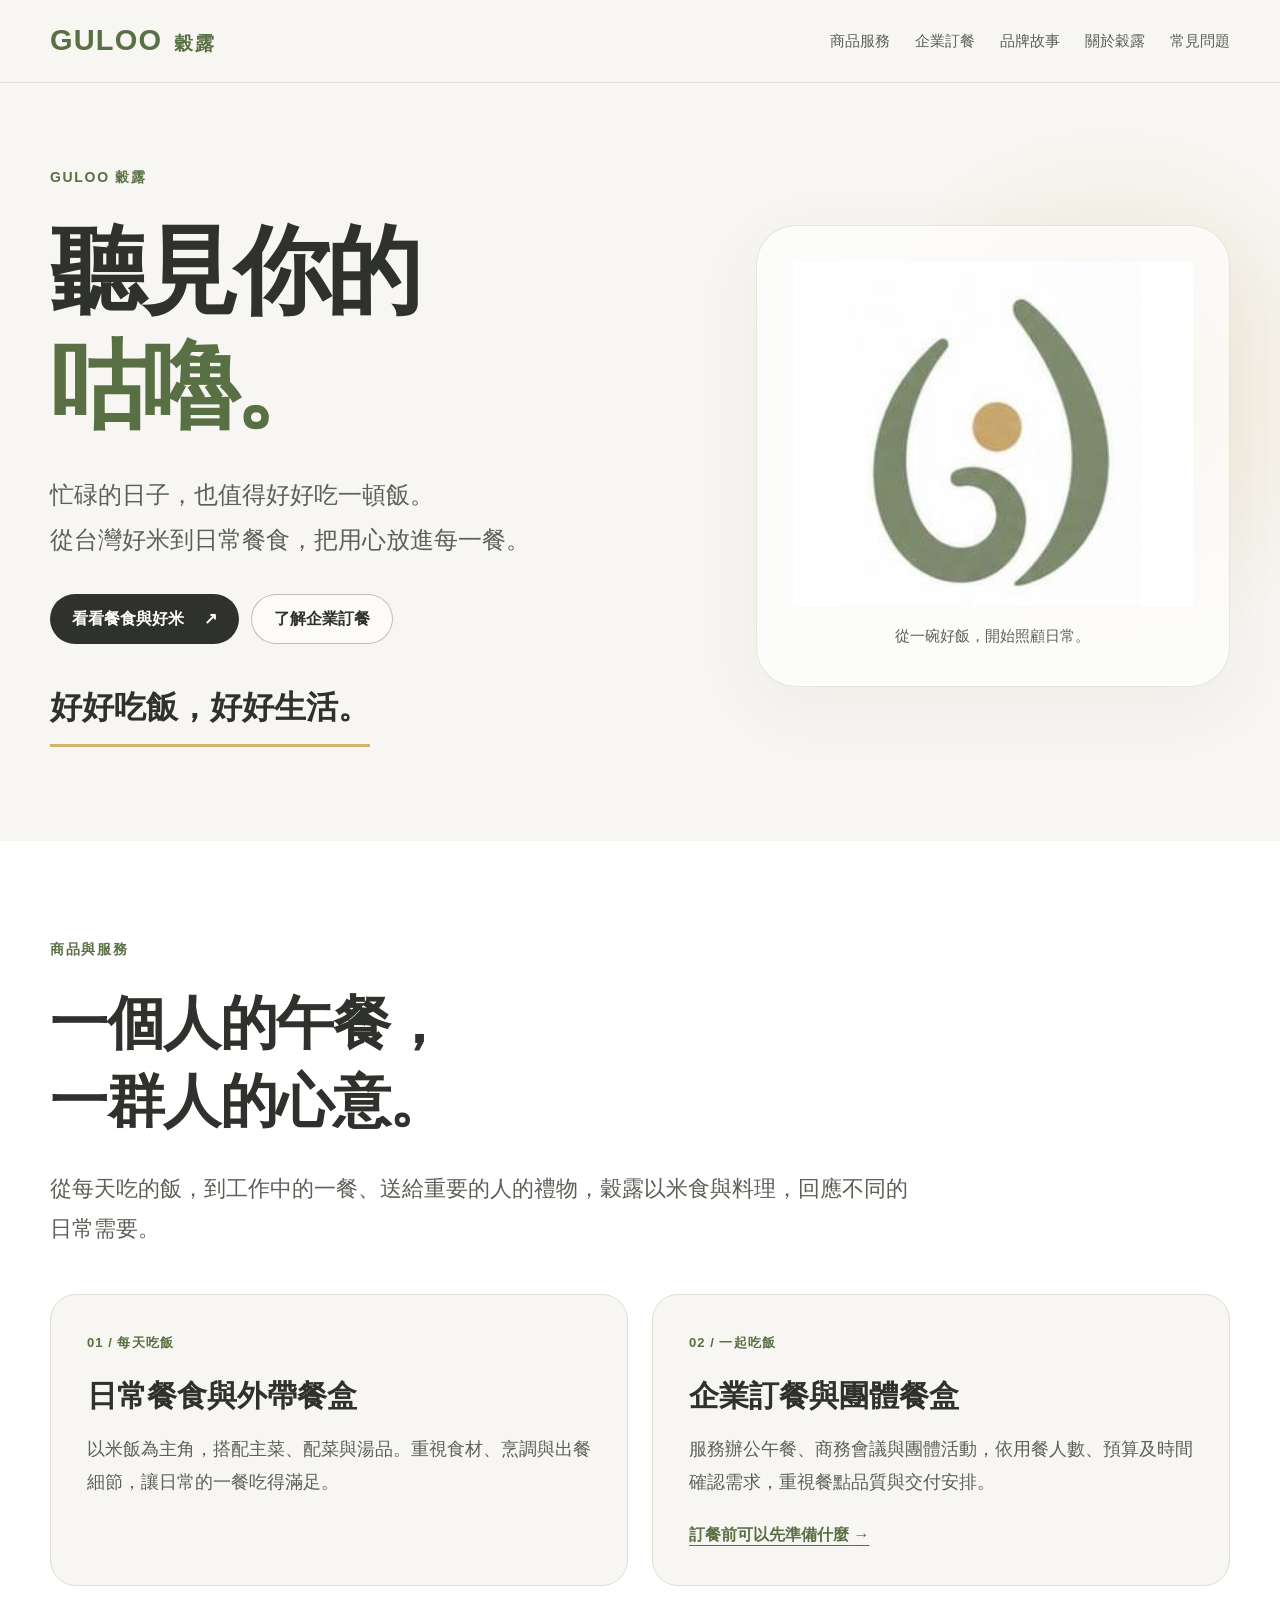
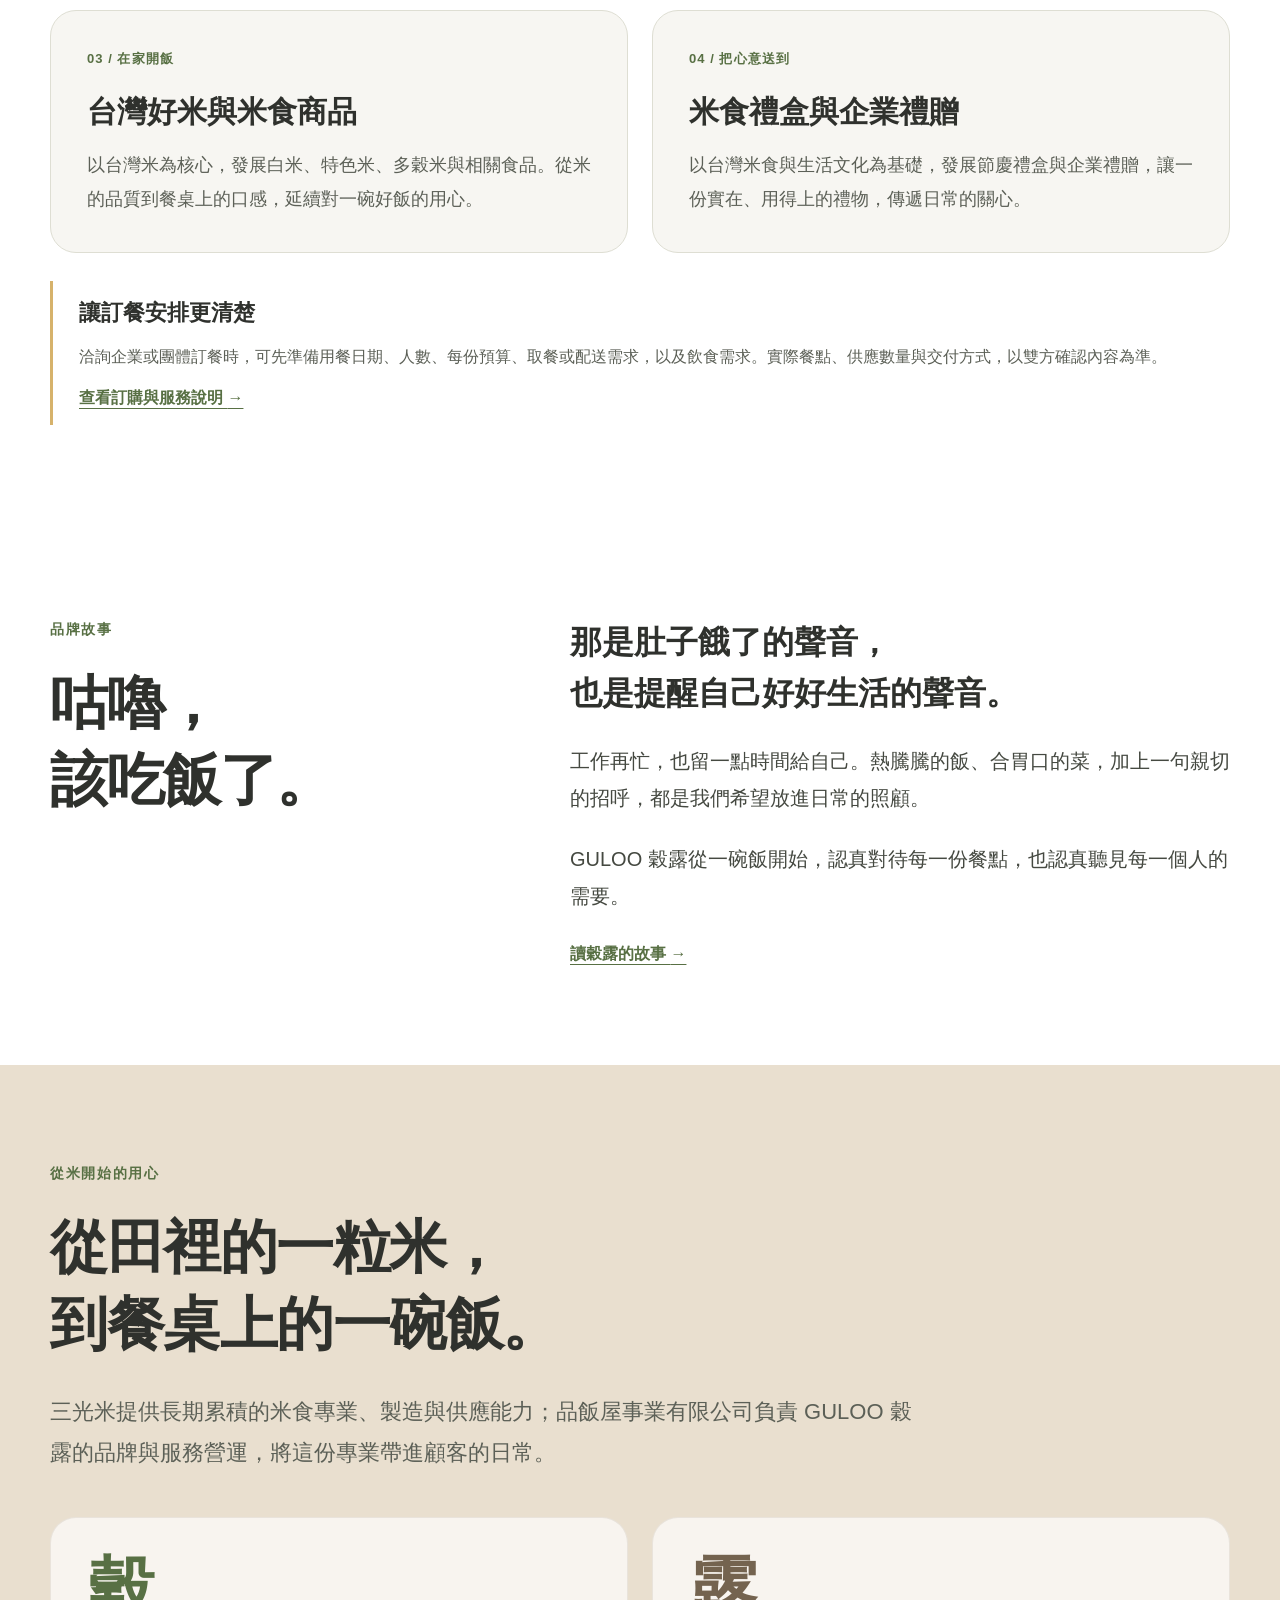
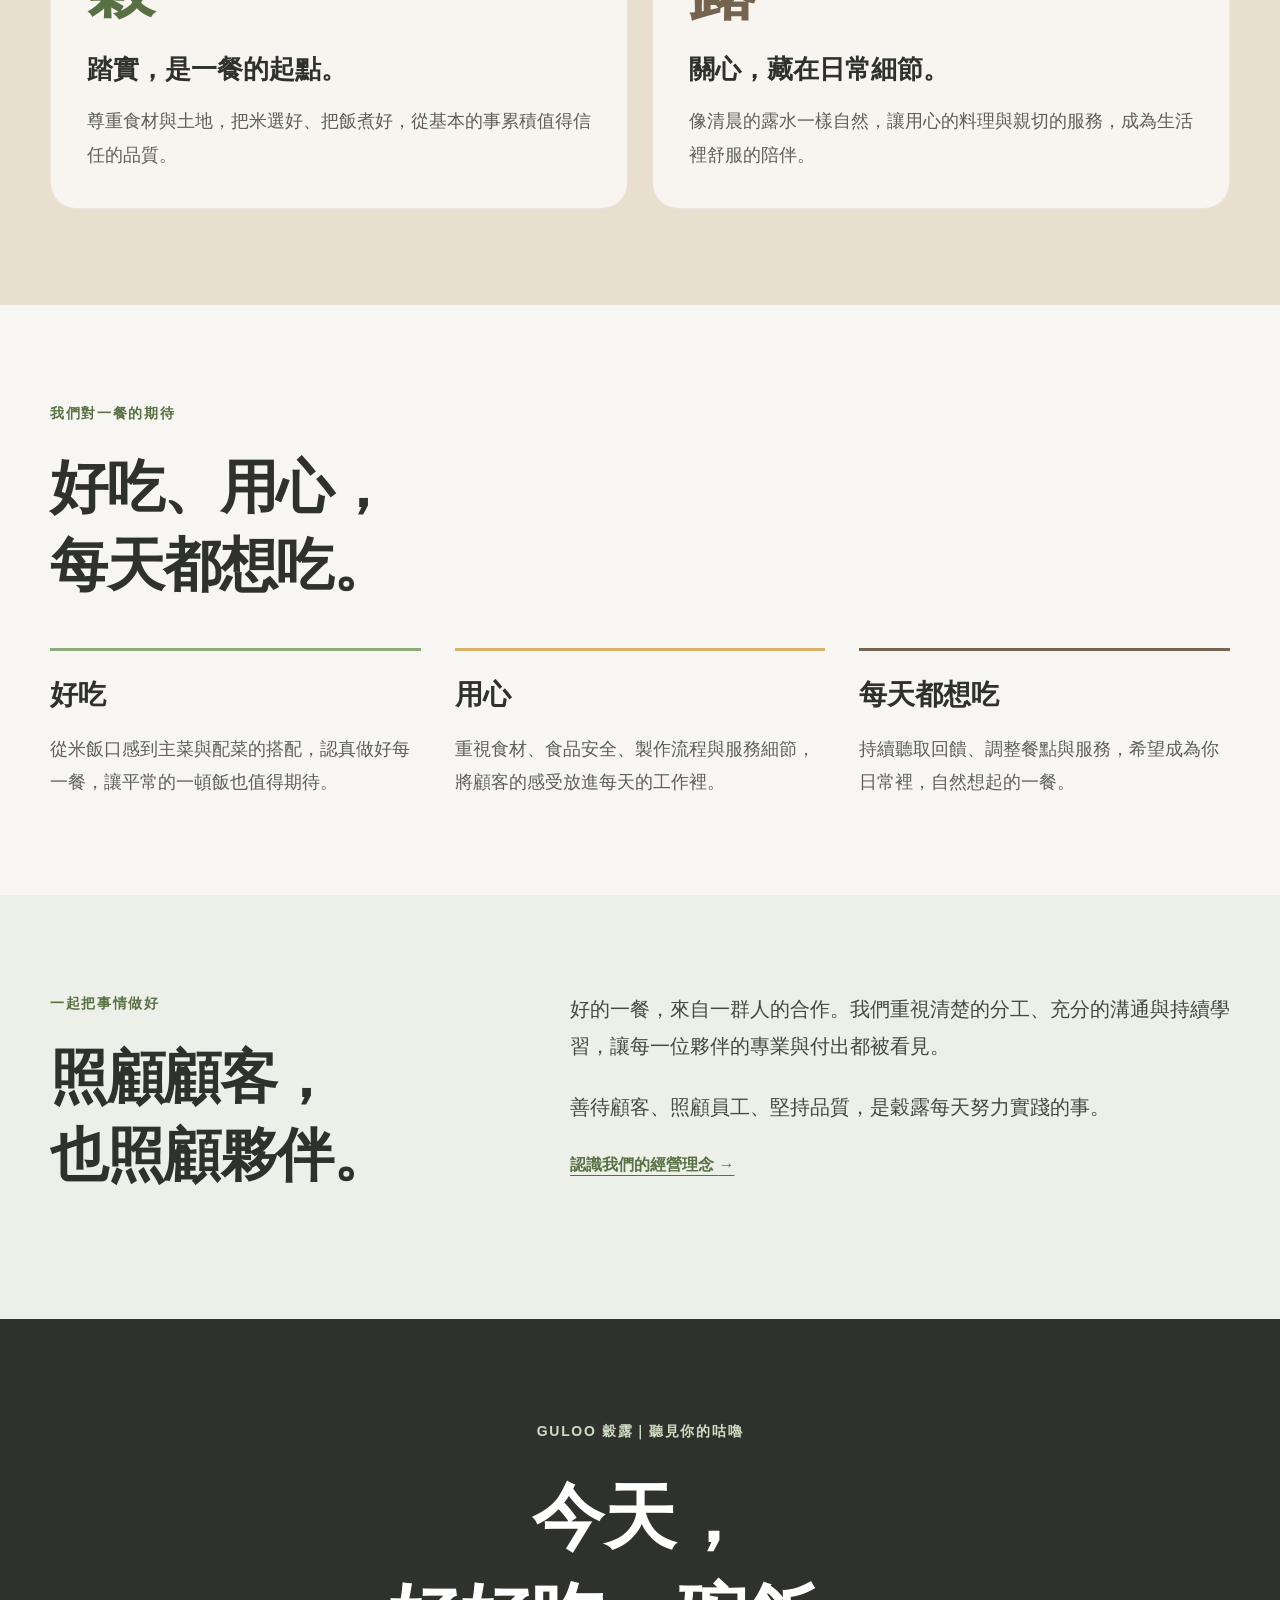
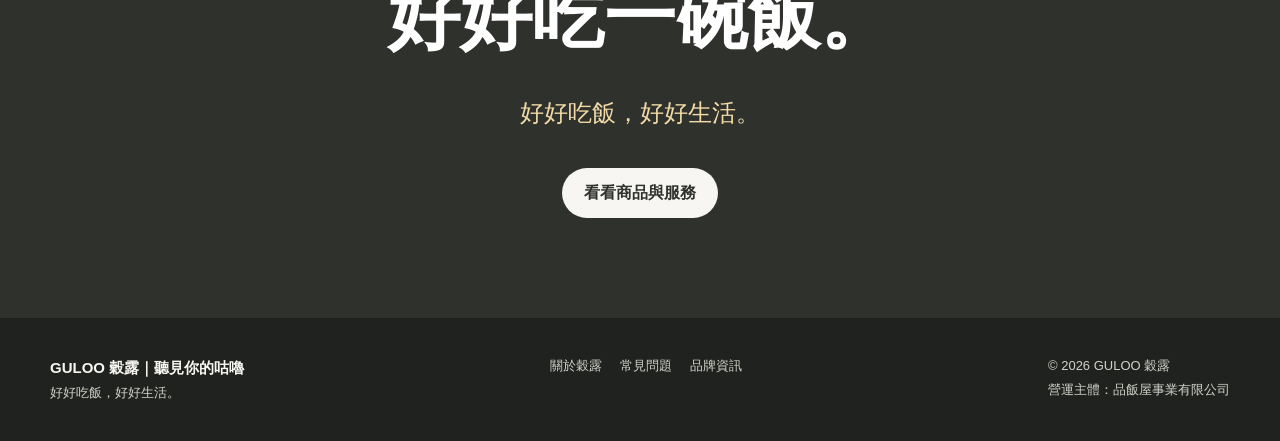
<file: index.html>
<!doctype html>
<html lang="zh-Hant-TW">
<head>
  <meta charset="utf-8">
  <meta name="viewport" content="width=device-width,initial-scale=1">
  <title>GULOO 穀露｜聽見你的咕嚕・好好吃飯，好好生活</title>
  <meta name="description" content="GULOO 穀露從一碗好飯出發，發展日常餐食、企業訂餐、台灣好米與米食禮贈。從好好吃飯開始，陪人好好生活。">
  <meta name="robots" content="index,follow">
  <link rel="canonical" href="https://guloo.com/">
  <link rel="icon" href="assets/favicon.svg?v=20260816-master" type="image/svg+xml">
  <link rel="stylesheet" href="assets/style.css?v=20261030">
  <meta property="og:type" content="website">
  <meta property="og:locale" content="zh_TW">
  <meta property="og:site_name" content="GULOO 穀露">
  <meta property="og:title" content="GULOO 穀露｜聽見你的咕嚕・好好吃飯，好好生活">
  <meta property="og:description" content="GULOO 穀露從一碗好飯出發，發展日常餐食、企業訂餐、台灣好米與米食禮贈。從好好吃飯開始，陪人好好生活。">
  <meta property="og:url" content="https://guloo.com/">
  <meta property="og:image" content="https://guloo.com/assets/guloo-logo.svg?v=20260816-master">
  <meta property="og:image:alt" content="GULOO 穀露品牌標誌">
  <script type="application/ld+json">{"@context":"https://schema.org","@graph":[{"@type":"Organization","@id":"https://guloo.com/#organization","name":"GULOO 穀露","alternateName":["GULOO","穀露"],"url":"https://guloo.com/","logo":"https://guloo.com/assets/guloo-logo.svg?v=20260816-master","slogan":"聽見你的咕嚕","description":"GULOO 穀露從一碗好飯出發，發展日常餐食、企業訂餐、台灣好米與米食禮贈。從好好吃飯開始，陪人好好生活。","parentOrganization":{"@type":"Organization","name":"品飯屋事業有限公司"}},{"@type":"WebSite","@id":"https://guloo.com/#website","url":"https://guloo.com/","name":"GULOO 穀露","inLanguage":"zh-Hant-TW","publisher":{"@id":"https://guloo.com/#organization"}},{"@type":"WebPage","@id":"https://guloo.com/#webpage","url":"https://guloo.com/","name":"GULOO 穀露｜聽見你的咕嚕・好好吃飯，好好生活","description":"GULOO 穀露從一碗好飯出發，發展日常餐食、企業訂餐、台灣好米與米食禮贈。從好好吃飯開始，陪人好好生活。","inLanguage":"zh-Hant-TW","isPartOf":{"@id":"https://guloo.com/#website"},"about":{"@id":"https://guloo.com/#organization"}}]}</script>
</head>
<body>
  <a class="skip-link" href="#main">跳至主要內容</a>
  <header class="site-header">
    <nav class="wrap nav-inner" aria-label="主要導覽">
      <a class="brand-mini" href="index.html" aria-label="GULOO 穀露首頁">GULOO <span>穀露</span></a>
      <div class="nav-links">
        <a href="index.html#journeys">商品服務</a>
        <a href="index.html#business">企業訂餐</a>
        <a href="brand-story.html">品牌故事</a>
        <a href="about.html">關於穀露</a>
        <a href="faq.html">常見問題</a>
      </div>
    </nav>
  </header>
  <main id="main">
    <section class="hero">
      <div class="wrap hero-grid">
        <div>
          <p class="eyebrow">GULOO 穀露</p>
          <h1>聽見你的<br><span class="soft">咕嚕。</span></h1>
          <p class="hero-lead">忙碌的日子，也值得好好吃一頓飯。<br>從台灣好米到日常餐食，把用心放進每一餐。</p>
          <div class="cta-row">
            <a class="cta cta-primary" href="#journeys" data-cta-id="CTA-HOME-CHOOSE-CONTEXT" data-journey="B2C">看看餐食與好米 <span aria-hidden="true">↗</span></a>
            <a class="cta cta-secondary" href="#business" data-cta-id="CTA-HOME-BUSINESS" data-journey="B2B2C">了解企業訂餐</a>
          </div>
          <p class="hero-quote">好好吃飯，好好生活。</p>
        </div>
        <div class="hero-mark">
          <img src="assets/guloo-logo.svg?v=20260816-master" alt="GULOO 穀露品牌標誌" width="719" height="617" fetchpriority="high">
          <p>從一碗好飯，開始照顧日常。</p>
        </div>
      </div>
    </section>

    <section id="journeys" class="services">
      <div class="wrap">
        <p class="eyebrow">商品與服務</p>
        <h2 class="section-title">一個人的午餐，<br>一群人的心意。</h2>
        <p class="section-lead">從每天吃的飯，到工作中的一餐、送給重要的人的禮物，穀露以米食與料理，回應不同的日常需要。</p>
        <div class="service-grid">
          <article class="service-card" id="meals">
            <span class="card-number" aria-hidden="true">01 / 每天吃飯</span>
            <h3>日常餐食與外帶餐盒</h3>
            <p>以米飯為主角，搭配主菜、配菜與湯品。重視食材、烹調與出餐細節，讓日常的一餐吃得滿足。</p>
          </article>
          <article class="service-card" id="business">
            <span class="card-number" aria-hidden="true">02 / 一起吃飯</span>
            <h3>企業訂餐與團體餐盒</h3>
            <p>服務辦公午餐、商務會議與團體活動，依用餐人數、預算及時間確認需求，重視餐點品質與交付安排。</p>
            <a class="text-link" href="#business-ready">訂餐前可以先準備什麼 <span aria-hidden="true">→</span></a>
          </article>
          <article class="service-card" id="rice">
            <span class="card-number" aria-hidden="true">03 / 在家開飯</span>
            <h3>台灣好米與米食商品</h3>
            <p>以台灣米為核心，發展白米、特色米、多穀米與相關食品。從米的品質到餐桌上的口感，延續對一碗好飯的用心。</p>
          </article>
          <article class="service-card" id="gifts">
            <span class="card-number" aria-hidden="true">04 / 把心意送到</span>
            <h3>米食禮盒與企業禮贈</h3>
            <p>以台灣米食與生活文化為基礎，發展節慶禮盒與企業禮贈，讓一份實在、用得上的禮物，傳遞日常的關心。</p>
          </article>
        </div>
        <div id="business-ready" class="service-note">
          <h3>讓訂餐安排更清楚</h3>
          <p>洽詢企業或團體訂餐時，可先準備用餐日期、人數、每份預算、取餐或配送需求，以及飲食需求。實際餐點、供應數量與交付方式，以雙方確認內容為準。</p>
          <a class="text-link" href="faq.html#ordering">查看訂購與服務說明 <span aria-hidden="true">→</span></a>
        </div>
      </div>
    </section>

    <section id="story" class="story">
      <div class="wrap story-grid">
        <div><p class="eyebrow">品牌故事</p><h2 class="section-title">咕嚕，<br>該吃飯了。</h2></div>
        <div class="story-text">
          <p class="big">那是肚子餓了的聲音，<br>也是提醒自己好好生活的聲音。</p>
          <p>工作再忙，也留一點時間給自己。熱騰騰的飯、合胃口的菜，加上一句親切的招呼，都是我們希望放進日常的照顧。</p>
          <p>GULOO 穀露從一碗飯開始，認真對待每一份餐點，也認真聽見每一個人的需要。</p>
          <a class="text-link" href="brand-story.html">讀穀露的故事 <span aria-hidden="true">→</span></a>
        </div>
      </div>
    </section>

    <section id="origin" class="origin">
      <div class="wrap">
        <p class="eyebrow">從米開始的用心</p>
        <h2 class="section-title">從田裡的一粒米，<br>到餐桌上的一碗飯。</h2>
        <p class="section-lead">三光米提供長期累積的米食專業、製造與供應能力；品飯屋事業有限公司負責 GULOO 穀露的品牌與服務營運，將這份專業帶進顧客的日常。</p>
        <div class="origin-grid">
          <article class="card"><p class="char" aria-hidden="true">穀</p><h3>踏實，是一餐的起點。</h3><p>尊重食材與土地，把米選好、把飯煮好，從基本的事累積值得信任的品質。</p></article>
          <article class="card"><p class="char" aria-hidden="true">露</p><h3>關心，藏在日常細節。</h3><p>像清晨的露水一樣自然，讓用心的料理與親切的服務，成為生活裡舒服的陪伴。</p></article>
        </div>
      </div>
    </section>

    <section id="promise">
      <div class="wrap">
        <p class="eyebrow">我們對一餐的期待</p>
        <h2 class="section-title">好吃、用心，<br>每天都想吃。</h2>
        <div class="promise-grid">
          <article class="promise"><h3>好吃</h3><p>從米飯口感到主菜與配菜的搭配，認真做好每一餐，讓平常的一頓飯也值得期待。</p></article>
          <article class="promise"><h3>用心</h3><p>重視食材、食品安全、製作流程與服務細節，將顧客的感受放進每天的工作裡。</p></article>
          <article class="promise"><h3>每天都想吃</h3><p>持續聽取回饋、調整餐點與服務，希望成為你日常裡，自然想起的一餐。</p></article>
        </div>
      </div>
    </section>

    <section id="technology" class="team">
      <div class="wrap story-grid">
        <div><p class="eyebrow">一起把事情做好</p><h2 class="section-title">照顧顧客，<br>也照顧夥伴。</h2></div>
        <div class="story-text"><p>好的一餐，來自一群人的合作。我們重視清楚的分工、充分的溝通與持續學習，讓每一位夥伴的專業與付出都被看見。</p><p>善待顧客、照顧員工、堅持品質，是穀露每天努力實踐的事。</p><a class="text-link" href="about.html">認識我們的經營理念 <span aria-hidden="true">→</span></a></div>
      </div>
    </section>

    <section id="embrace" class="final">
      <div class="wrap"><p class="eyebrow">GULOO 穀露｜聽見你的咕嚕</p><h2>今天，<br>好好吃一碗飯。</h2><p class="tagline">好好吃飯，好好生活。</p><a class="cta cta-light" href="#journeys">看看商品與服務</a></div>
    </section>
  </main>
  <footer>
    <div class="wrap footer-inner">
      <div><strong>GULOO 穀露｜聽見你的咕嚕</strong><br>好好吃飯，好好生活。</div>
      <div class="footer-links"><a href="about.html">關於穀露</a><a href="faq.html">常見問題</a><a href="digital-identity.html">品牌資訊</a></div>
      <div>© 2026 GULOO 穀露<br>營運主體：品飯屋事業有限公司</div>
    </div>
  </footer>
  <script src="assets/main.js?v=20261030" defer></script>
</body>
</html>
</file>
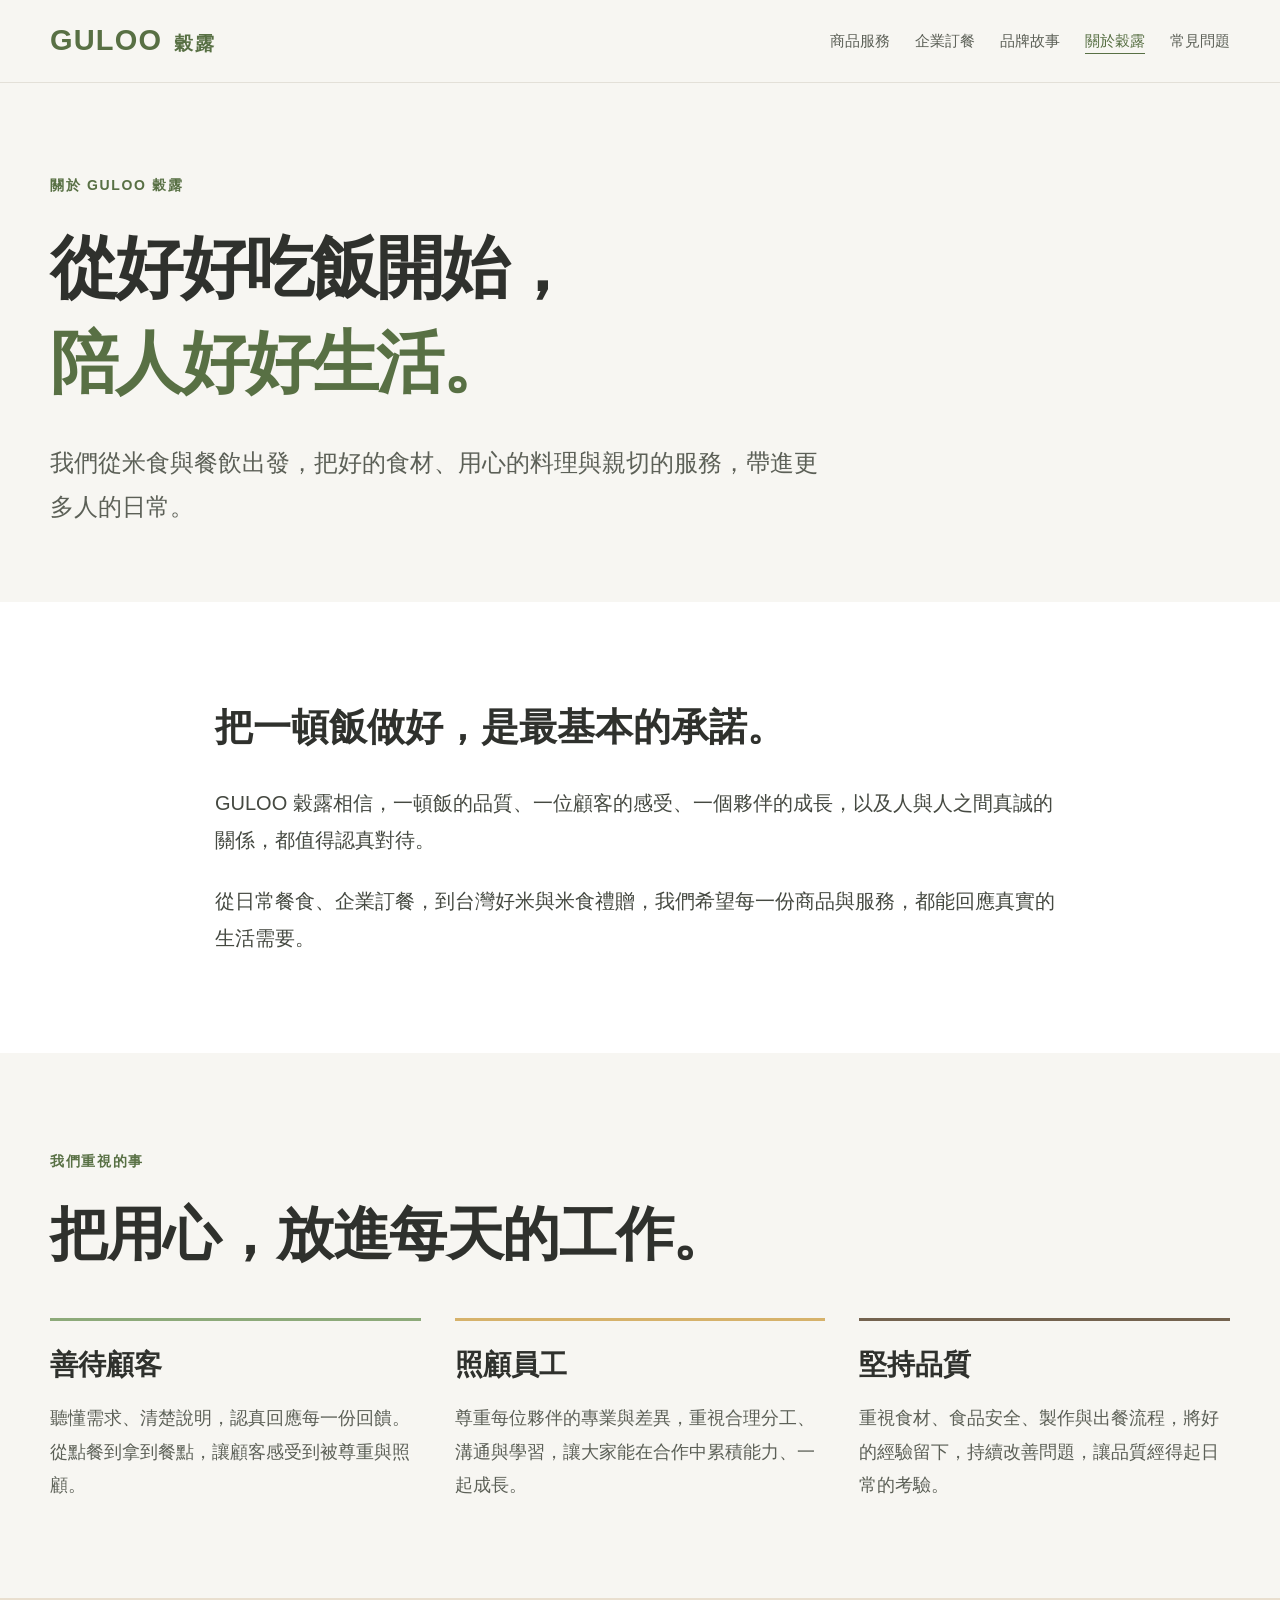
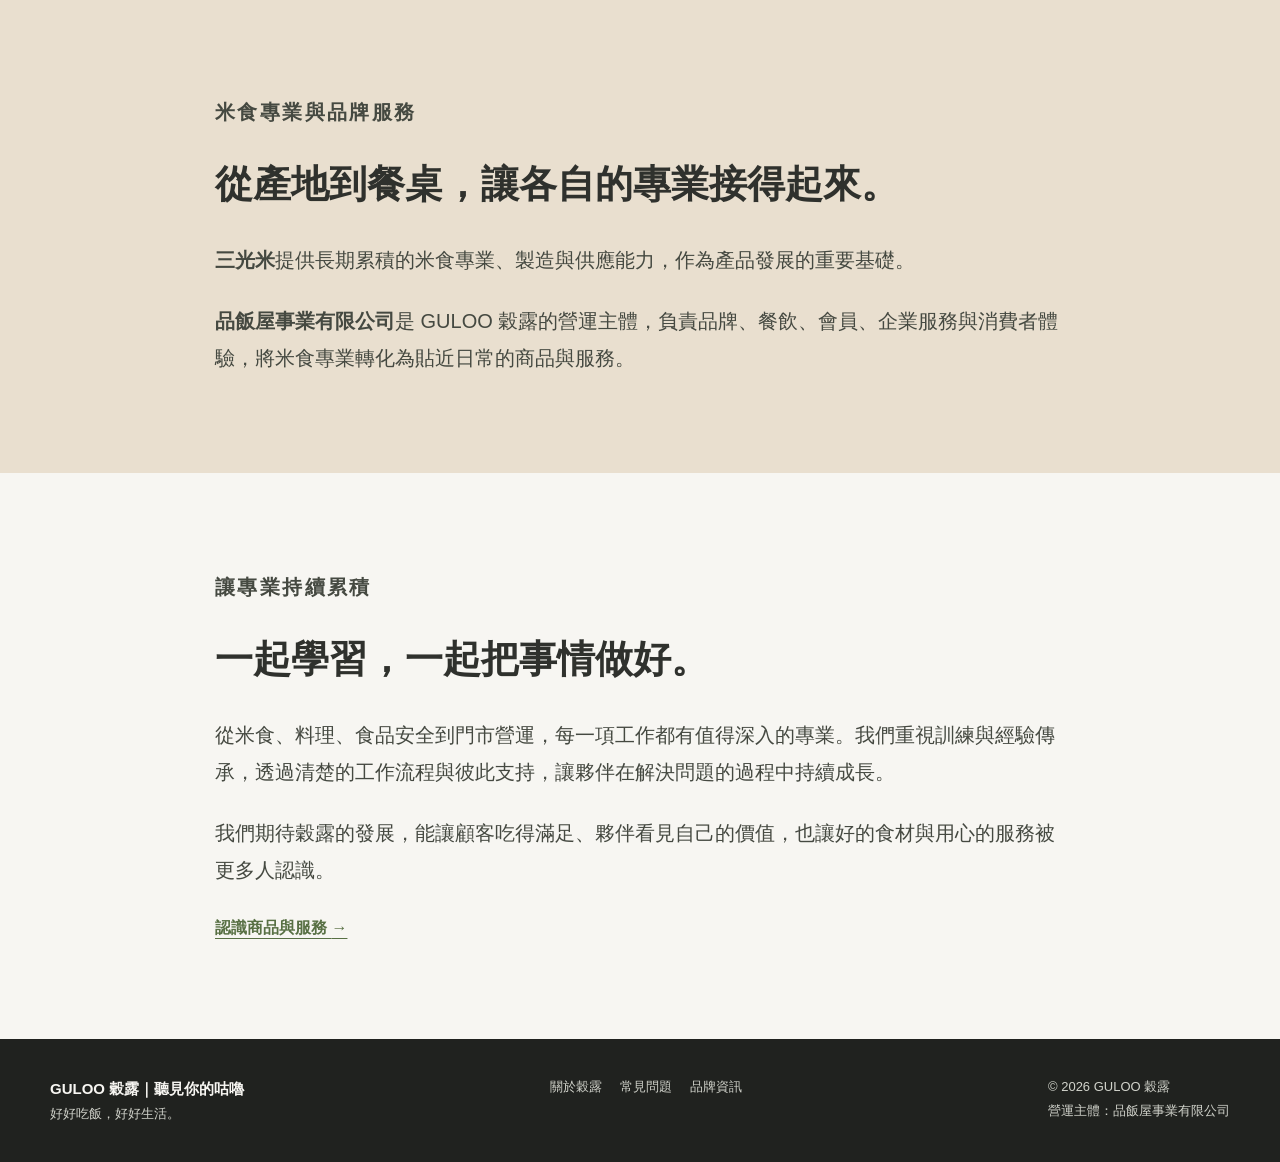
<file: about.html>
<!doctype html>
<html lang="zh-Hant-TW">
<head>
  <meta charset="utf-8">
  <meta name="viewport" content="width=device-width,initial-scale=1">
  <title>關於 GULOO 穀露｜善待顧客、照顧員工、堅持品質</title>
  <meta name="description" content="認識 GULOO 穀露的經營理念、米食專業與營運團隊。從一碗好飯出發，善待顧客、照顧員工、堅持品質。">
  <meta name="robots" content="index,follow">
  <link rel="canonical" href="https://guloo.com/about.html">
  <link rel="icon" href="assets/favicon.svg?v=20260816-master" type="image/svg+xml">
  <link rel="stylesheet" href="assets/style.css?v=20261030">
  <meta property="og:type" content="website">
  <meta property="og:locale" content="zh_TW">
  <meta property="og:site_name" content="GULOO 穀露">
  <meta property="og:title" content="關於 GULOO 穀露｜善待顧客、照顧員工、堅持品質">
  <meta property="og:description" content="認識 GULOO 穀露的經營理念、米食專業與營運團隊。從一碗好飯出發，善待顧客、照顧員工、堅持品質。">
  <meta property="og:url" content="https://guloo.com/about.html">
  <meta property="og:image" content="https://guloo.com/assets/guloo-logo.svg?v=20260816-master">
  <meta property="og:image:alt" content="GULOO 穀露品牌標誌">
  <script type="application/ld+json">{"@context":"https://schema.org","@graph":[{"@type":"Organization","@id":"https://guloo.com/#organization","name":"GULOO 穀露","alternateName":["GULOO","穀露"],"url":"https://guloo.com/","logo":"https://guloo.com/assets/guloo-logo.svg?v=20260816-master","slogan":"聽見你的咕嚕","description":"GULOO 穀露從一碗好飯出發，發展日常餐食、企業訂餐、台灣好米與米食禮贈。從好好吃飯開始，陪人好好生活。","parentOrganization":{"@type":"Organization","name":"品飯屋事業有限公司"}},{"@type":"WebSite","@id":"https://guloo.com/#website","url":"https://guloo.com/","name":"GULOO 穀露","inLanguage":"zh-Hant-TW","publisher":{"@id":"https://guloo.com/#organization"}},{"@type":"AboutPage","@id":"https://guloo.com/about.html#webpage","url":"https://guloo.com/about.html","name":"關於 GULOO 穀露｜善待顧客、照顧員工、堅持品質","description":"認識 GULOO 穀露的經營理念、米食專業與營運團隊。從一碗好飯出發，善待顧客、照顧員工、堅持品質。","inLanguage":"zh-Hant-TW","isPartOf":{"@id":"https://guloo.com/#website"},"about":{"@id":"https://guloo.com/#organization"}}]}</script>
</head>
<body>
  <a class="skip-link" href="#main">跳至主要內容</a>
  <header class="site-header">
    <nav class="wrap nav-inner" aria-label="主要導覽">
      <a class="brand-mini" href="index.html" aria-label="GULOO 穀露首頁">GULOO <span>穀露</span></a>
      <div class="nav-links">
        <a href="index.html#journeys">商品服務</a>
        <a href="index.html#business">企業訂餐</a>
        <a href="brand-story.html">品牌故事</a>
        <a href="about.html" aria-current="page">關於穀露</a>
        <a href="faq.html">常見問題</a>
      </div>
    </nav>
  </header>
  <main id="main">
    <section class="page-hero"><div class="wrap"><p class="eyebrow">關於 GULOO 穀露</p><h1>從好好吃飯開始，<br><span class="soft">陪人好好生活。</span></h1><p class="hero-lead">我們從米食與餐飲出發，把好的食材、用心的料理與親切的服務，帶進更多人的日常。</p></div></section>
    <section class="story"><div class="wrap reading"><h2>把一頓飯做好，是最基本的承諾。</h2><p>GULOO 穀露相信，一頓飯的品質、一位顧客的感受、一個夥伴的成長，以及人與人之間真誠的關係，都值得認真對待。</p><p>從日常餐食、企業訂餐，到台灣好米與米食禮贈，我們希望每一份商品與服務，都能回應真實的生活需要。</p></div></section>
    <section><div class="wrap"><p class="eyebrow">我們重視的事</p><h2 class="section-title">把用心，放進每天的工作。</h2><div class="promise-grid">
      <article class="promise"><h3>善待顧客</h3><p>聽懂需求、清楚說明，認真回應每一份回饋。從點餐到拿到餐點，讓顧客感受到被尊重與照顧。</p></article>
      <article class="promise"><h3>照顧員工</h3><p>尊重每位夥伴的專業與差異，重視合理分工、溝通與學習，讓大家能在合作中累積能力、一起成長。</p></article>
      <article class="promise"><h3>堅持品質</h3><p>重視食材、食品安全、製作與出餐流程，將好的經驗留下，持續改善問題，讓品質經得起日常的考驗。</p></article>
    </div></div></section>
    <section class="origin"><div class="wrap reading"><p class="eyebrow">米食專業與品牌服務</p><h2>從產地到餐桌，讓各自的專業接得起來。</h2><p><strong>三光米</strong>提供長期累積的米食專業、製造與供應能力，作為產品發展的重要基礎。</p><p><strong>品飯屋事業有限公司</strong>是 GULOO 穀露的營運主體，負責品牌、餐飲、會員、企業服務與消費者體驗，將米食專業轉化為貼近日常的商品與服務。</p></div></section>
    <section><div class="wrap reading"><p class="eyebrow">讓專業持續累積</p><h2>一起學習，一起把事情做好。</h2><p>從米食、料理、食品安全到門市營運，每一項工作都有值得深入的專業。我們重視訓練與經驗傳承，透過清楚的工作流程與彼此支持，讓夥伴在解決問題的過程中持續成長。</p><p>我們期待穀露的發展，能讓顧客吃得滿足、夥伴看見自己的價值，也讓好的食材與用心的服務被更多人認識。</p><a class="text-link" href="index.html#journeys">認識商品與服務 <span aria-hidden="true">→</span></a></div></section>
  </main>
  <footer>
    <div class="wrap footer-inner">
      <div><strong>GULOO 穀露｜聽見你的咕嚕</strong><br>好好吃飯，好好生活。</div>
      <div class="footer-links"><a href="about.html">關於穀露</a><a href="faq.html">常見問題</a><a href="digital-identity.html">品牌資訊</a></div>
      <div>© 2026 GULOO 穀露<br>營運主體：品飯屋事業有限公司</div>
    </div>
  </footer>
  <script src="assets/main.js?v=20261030" defer></script>
</body>
</html>
</file>
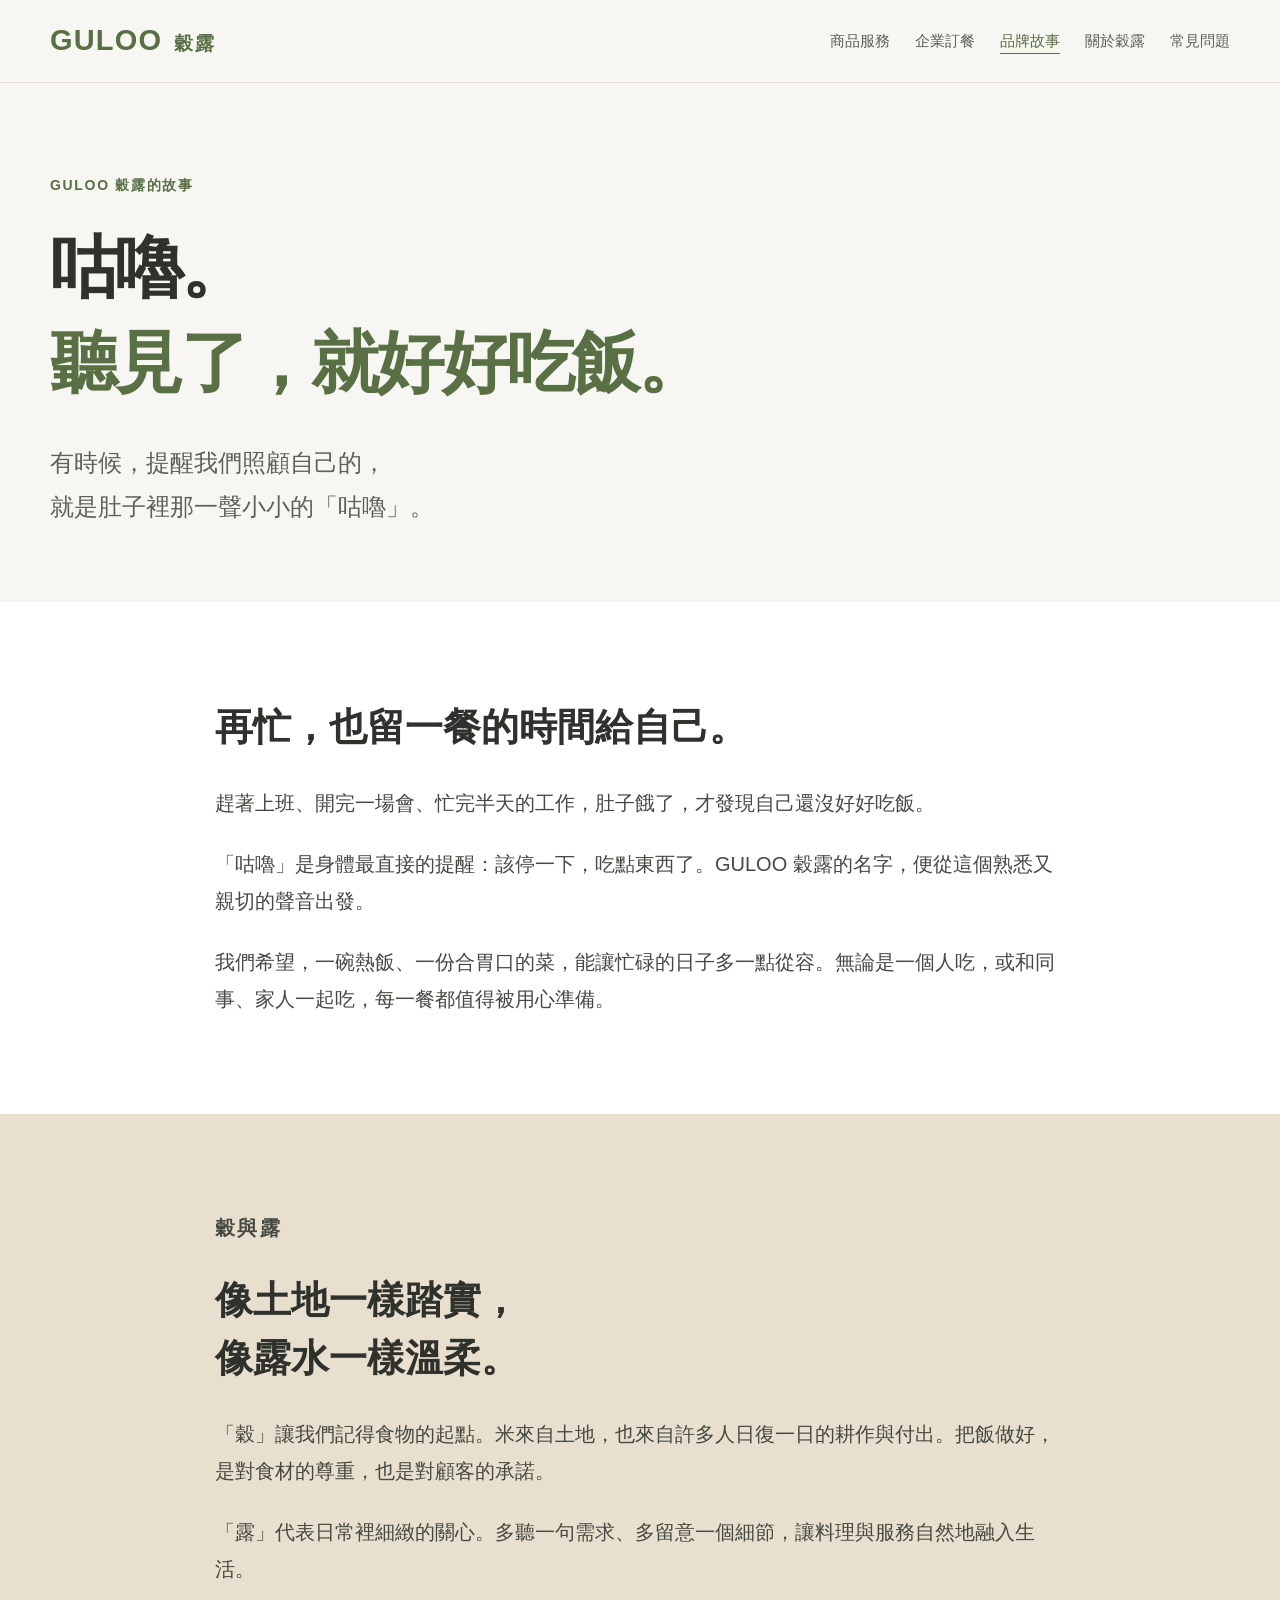
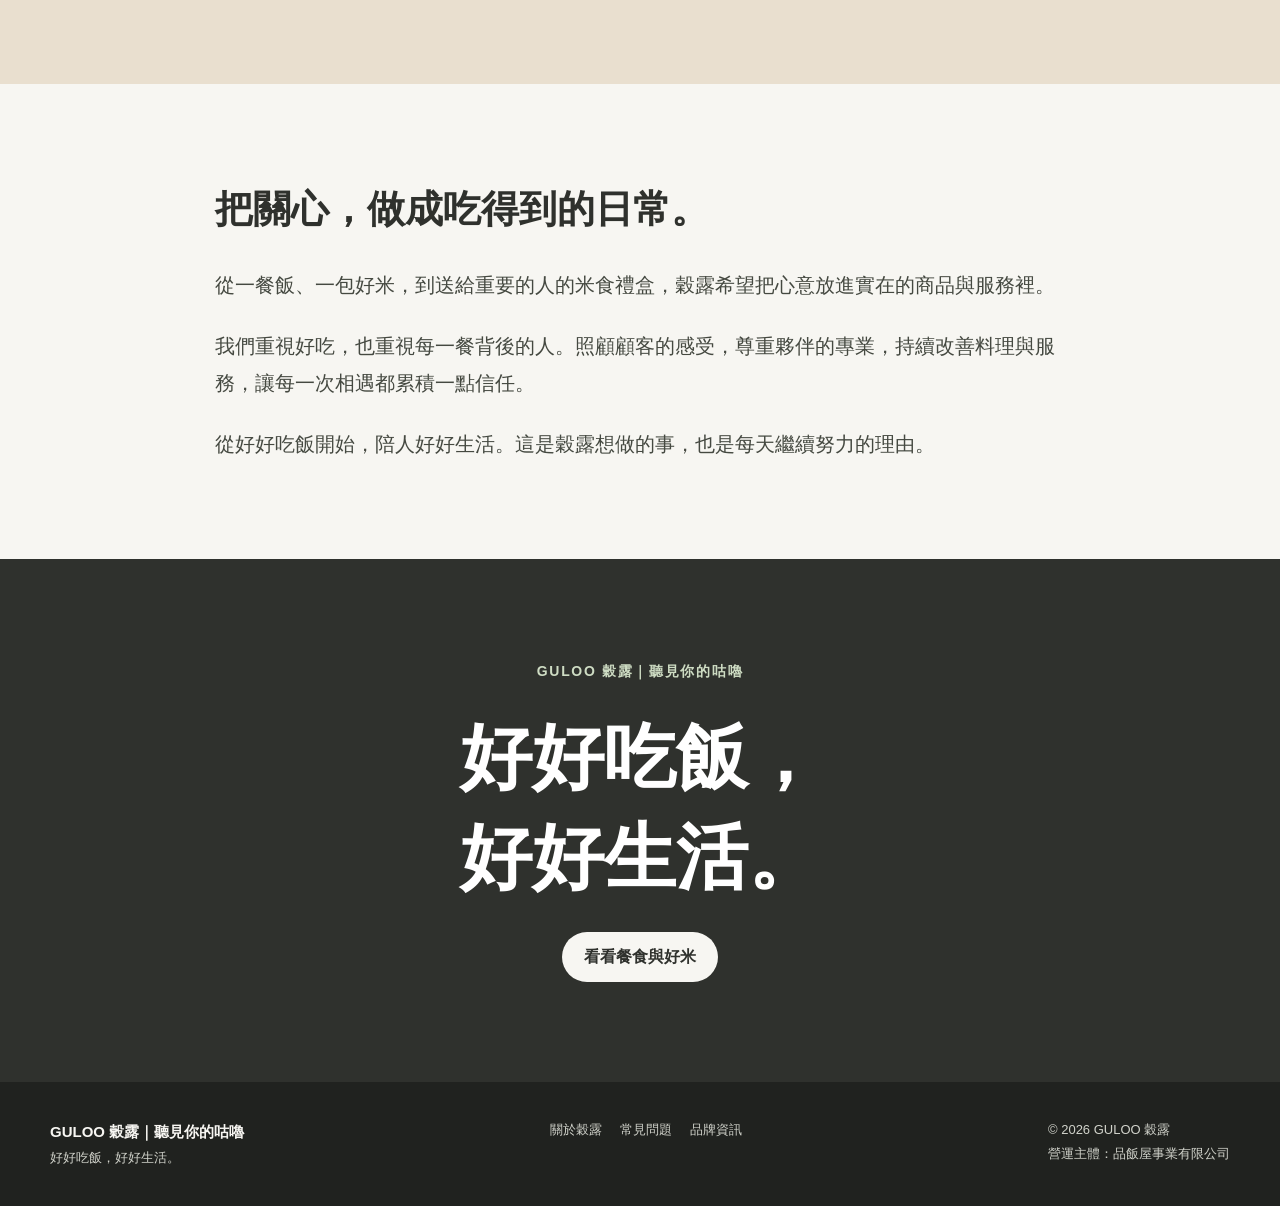
<file: brand-story.html>
<!doctype html>
<html lang="zh-Hant-TW">
<head>
  <meta charset="utf-8">
  <meta name="viewport" content="width=device-width,initial-scale=1">
  <title>GULOO 穀露品牌故事｜從一聲咕嚕、一碗好飯開始</title>
  <meta name="description" content="從肚子餓了的一聲咕嚕，到一碗用心準備的飯。認識 GULOO 穀露的名字與故事，從好好吃飯開始，陪人好好生活。">
  <meta name="robots" content="index,follow">
  <link rel="canonical" href="https://guloo.com/brand-story.html">
  <link rel="icon" href="assets/favicon.svg?v=20260816-master" type="image/svg+xml">
  <link rel="stylesheet" href="assets/style.css?v=20261030">
  <meta property="og:type" content="website">
  <meta property="og:locale" content="zh_TW">
  <meta property="og:site_name" content="GULOO 穀露">
  <meta property="og:title" content="GULOO 穀露品牌故事｜從一聲咕嚕、一碗好飯開始">
  <meta property="og:description" content="從肚子餓了的一聲咕嚕，到一碗用心準備的飯。認識 GULOO 穀露的名字與故事，從好好吃飯開始，陪人好好生活。">
  <meta property="og:url" content="https://guloo.com/brand-story.html">
  <meta property="og:image" content="https://guloo.com/assets/guloo-logo.svg?v=20260816-master">
  <meta property="og:image:alt" content="GULOO 穀露品牌標誌">
  <script type="application/ld+json">{"@context":"https://schema.org","@graph":[{"@type":"Organization","@id":"https://guloo.com/#organization","name":"GULOO 穀露","alternateName":["GULOO","穀露"],"url":"https://guloo.com/","logo":"https://guloo.com/assets/guloo-logo.svg?v=20260816-master","slogan":"聽見你的咕嚕","description":"GULOO 穀露從一碗好飯出發，發展日常餐食、企業訂餐、台灣好米與米食禮贈。從好好吃飯開始，陪人好好生活。","parentOrganization":{"@type":"Organization","name":"品飯屋事業有限公司"}},{"@type":"WebSite","@id":"https://guloo.com/#website","url":"https://guloo.com/","name":"GULOO 穀露","inLanguage":"zh-Hant-TW","publisher":{"@id":"https://guloo.com/#organization"}},{"@type":"AboutPage","@id":"https://guloo.com/brand-story.html#webpage","url":"https://guloo.com/brand-story.html","name":"GULOO 穀露品牌故事｜從一聲咕嚕、一碗好飯開始","description":"從肚子餓了的一聲咕嚕，到一碗用心準備的飯。認識 GULOO 穀露的名字與故事，從好好吃飯開始，陪人好好生活。","inLanguage":"zh-Hant-TW","isPartOf":{"@id":"https://guloo.com/#website"},"about":{"@id":"https://guloo.com/#organization"}}]}</script>
</head>
<body>
  <a class="skip-link" href="#main">跳至主要內容</a>
  <header class="site-header">
    <nav class="wrap nav-inner" aria-label="主要導覽">
      <a class="brand-mini" href="index.html" aria-label="GULOO 穀露首頁">GULOO <span>穀露</span></a>
      <div class="nav-links">
        <a href="index.html#journeys">商品服務</a>
        <a href="index.html#business">企業訂餐</a>
        <a href="brand-story.html" aria-current="page">品牌故事</a>
        <a href="about.html">關於穀露</a>
        <a href="faq.html">常見問題</a>
      </div>
    </nav>
  </header>
  <main id="main">
    <section class="page-hero"><div class="wrap"><p class="eyebrow">GULOO 穀露的故事</p><h1>咕嚕。<br><span class="soft">聽見了，就好好吃飯。</span></h1><p class="hero-lead">有時候，提醒我們照顧自己的，<br>就是肚子裡那一聲小小的「咕嚕」。</p></div></section>
    <section class="story"><div class="wrap reading"><h2>再忙，也留一餐的時間給自己。</h2><p>趕著上班、開完一場會、忙完半天的工作，肚子餓了，才發現自己還沒好好吃飯。</p><p>「咕嚕」是身體最直接的提醒：該停一下，吃點東西了。GULOO 穀露的名字，便從這個熟悉又親切的聲音出發。</p><p>我們希望，一碗熱飯、一份合胃口的菜，能讓忙碌的日子多一點從容。無論是一個人吃，或和同事、家人一起吃，每一餐都值得被用心準備。</p></div></section>
    <section class="origin"><div class="wrap reading"><p class="eyebrow">穀與露</p><h2>像土地一樣踏實，<br>像露水一樣溫柔。</h2><p>「穀」讓我們記得食物的起點。米來自土地，也來自許多人日復一日的耕作與付出。把飯做好，是對食材的尊重，也是對顧客的承諾。</p><p>「露」代表日常裡細緻的關心。多聽一句需求、多留意一個細節，讓料理與服務自然地融入生活。</p></div></section>
    <section><div class="wrap reading"><h2>把關心，做成吃得到的日常。</h2><p>從一餐飯、一包好米，到送給重要的人的米食禮盒，穀露希望把心意放進實在的商品與服務裡。</p><p>我們重視好吃，也重視每一餐背後的人。照顧顧客的感受，尊重夥伴的專業，持續改善料理與服務，讓每一次相遇都累積一點信任。</p><p>從好好吃飯開始，陪人好好生活。這是穀露想做的事，也是每天繼續努力的理由。</p></div></section>
    <section class="final"><div class="wrap"><p class="eyebrow">GULOO 穀露｜聽見你的咕嚕</p><h2>好好吃飯，<br>好好生活。</h2><a class="cta cta-light" href="index.html#journeys">看看餐食與好米</a></div></section>
  </main>
  <footer>
    <div class="wrap footer-inner">
      <div><strong>GULOO 穀露｜聽見你的咕嚕</strong><br>好好吃飯，好好生活。</div>
      <div class="footer-links"><a href="about.html">關於穀露</a><a href="faq.html">常見問題</a><a href="digital-identity.html">品牌資訊</a></div>
      <div>© 2026 GULOO 穀露<br>營運主體：品飯屋事業有限公司</div>
    </div>
  </footer>
  <script src="assets/main.js?v=20261030" defer></script>
</body>
</html>
</file>
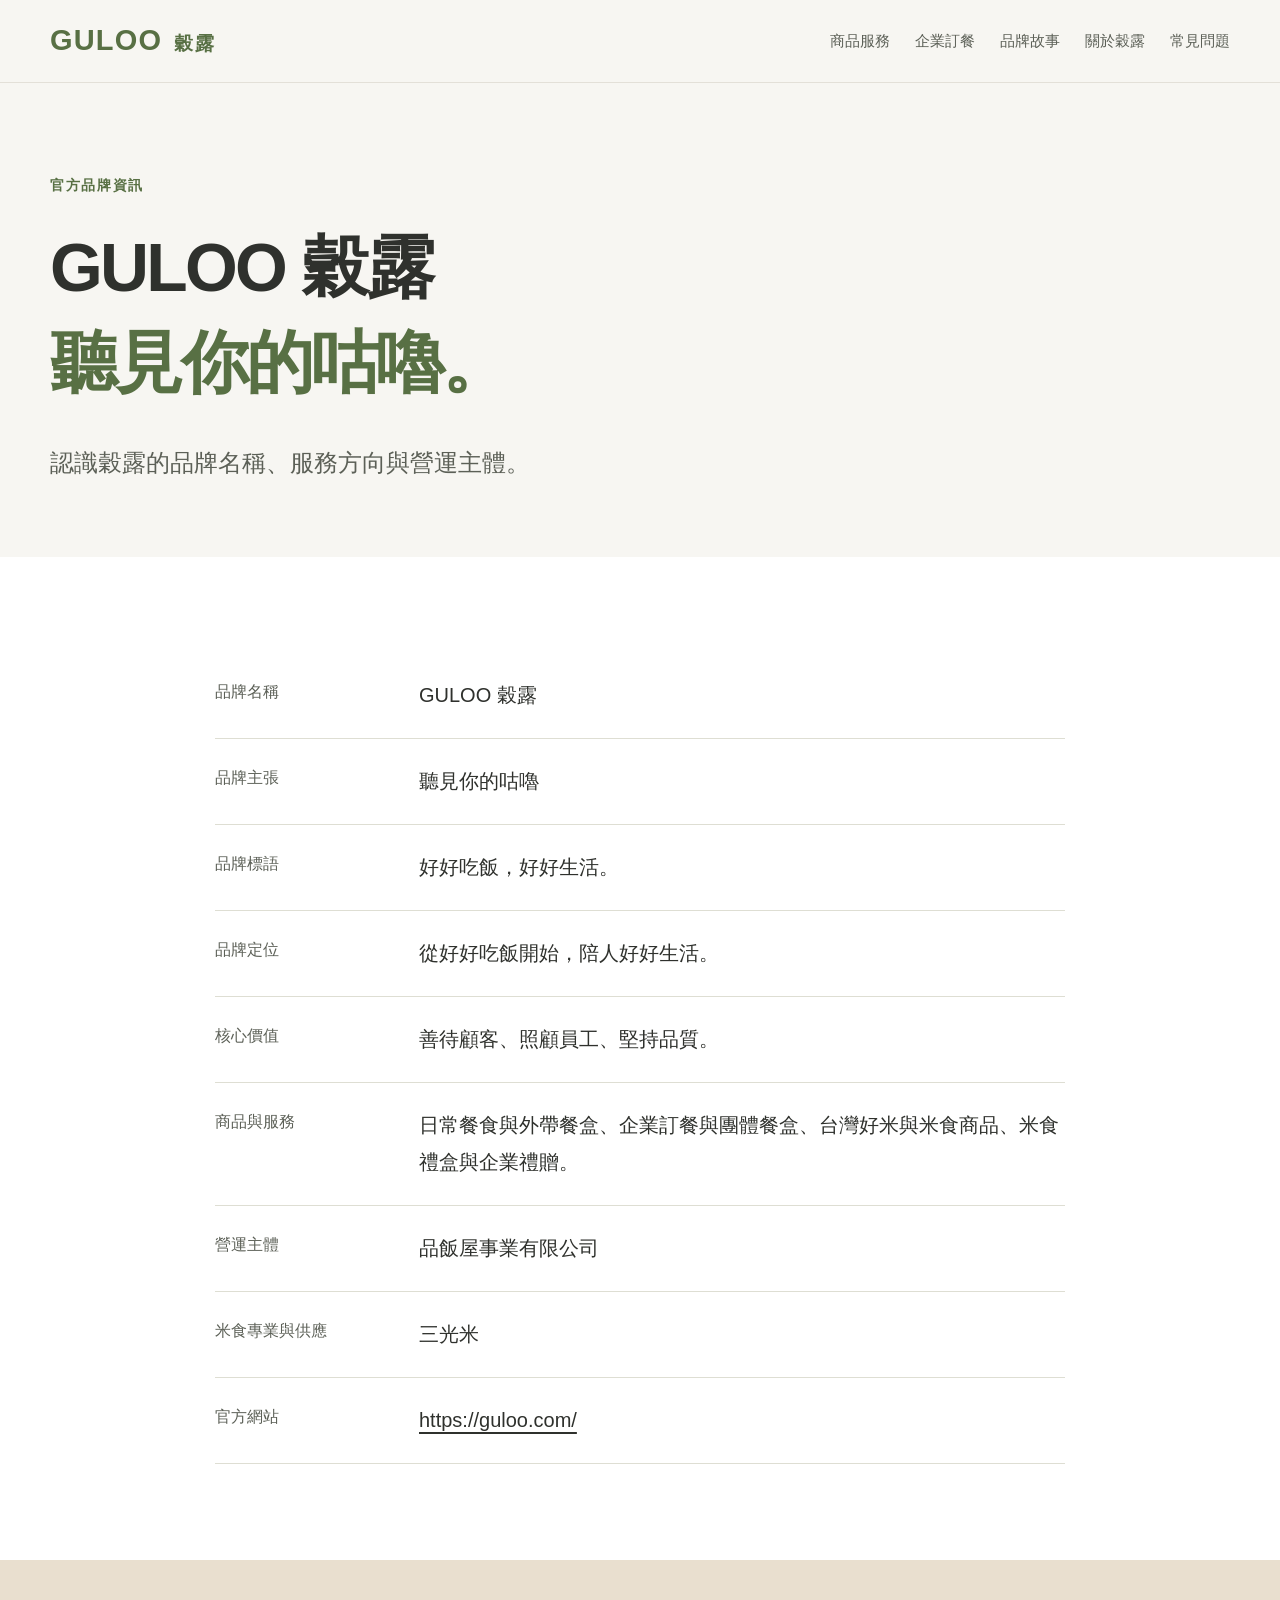
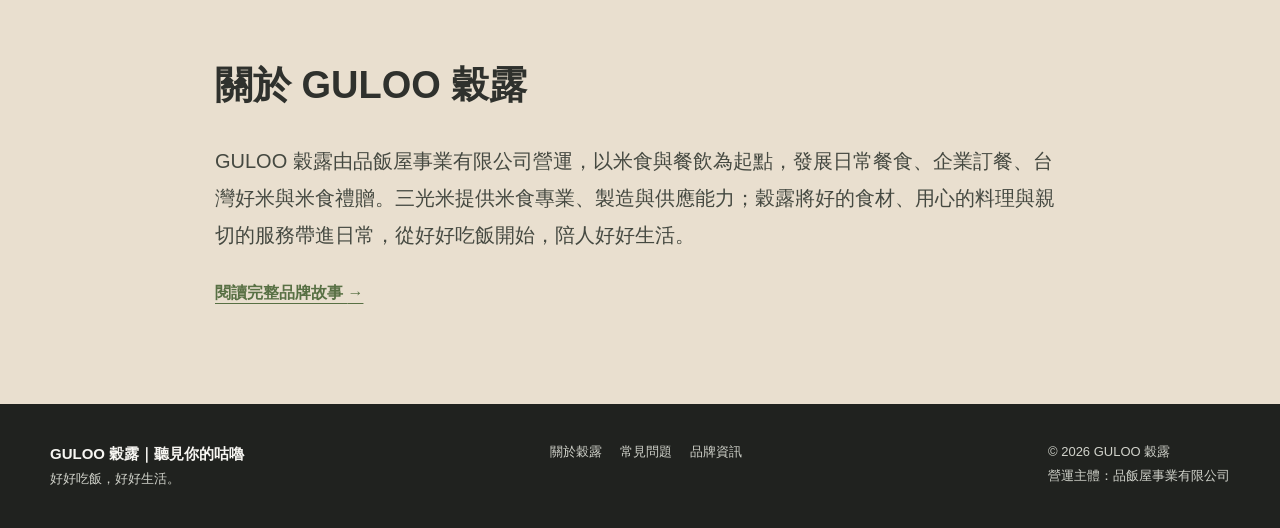
<file: digital-identity.html>
<!doctype html>
<html lang="zh-Hant-TW">
<head>
  <meta charset="utf-8">
  <meta name="viewport" content="width=device-width,initial-scale=1">
  <title>GULOO 穀露官方品牌資訊｜品牌名稱、理念與營運主體</title>
  <meta name="description" content="GULOO 穀露官方品牌資訊：聽見你的咕嚕，好好吃飯，好好生活。由品飯屋事業有限公司營運，三光米提供米食專業與供應能力。">
  <meta name="robots" content="index,follow">
  <link rel="canonical" href="https://guloo.com/digital-identity.html">
  <link rel="icon" href="assets/favicon.svg?v=20260816-master" type="image/svg+xml">
  <link rel="stylesheet" href="assets/style.css?v=20261030">
  <meta property="og:type" content="website">
  <meta property="og:locale" content="zh_TW">
  <meta property="og:site_name" content="GULOO 穀露">
  <meta property="og:title" content="GULOO 穀露官方品牌資訊｜品牌名稱、理念與營運主體">
  <meta property="og:description" content="GULOO 穀露官方品牌資訊：聽見你的咕嚕，好好吃飯，好好生活。由品飯屋事業有限公司營運，三光米提供米食專業與供應能力。">
  <meta property="og:url" content="https://guloo.com/digital-identity.html">
  <meta property="og:image" content="https://guloo.com/assets/guloo-logo.svg?v=20260816-master">
  <meta property="og:image:alt" content="GULOO 穀露品牌標誌">
  <script type="application/ld+json">{"@context":"https://schema.org","@graph":[{"@type":"Organization","@id":"https://guloo.com/#organization","name":"GULOO 穀露","alternateName":["GULOO","穀露"],"url":"https://guloo.com/","logo":"https://guloo.com/assets/guloo-logo.svg?v=20260816-master","slogan":"聽見你的咕嚕","description":"GULOO 穀露從一碗好飯出發，發展日常餐食、企業訂餐、台灣好米與米食禮贈。從好好吃飯開始，陪人好好生活。","parentOrganization":{"@type":"Organization","name":"品飯屋事業有限公司"}},{"@type":"WebSite","@id":"https://guloo.com/#website","url":"https://guloo.com/","name":"GULOO 穀露","inLanguage":"zh-Hant-TW","publisher":{"@id":"https://guloo.com/#organization"}},{"@type":"AboutPage","@id":"https://guloo.com/digital-identity.html#webpage","url":"https://guloo.com/digital-identity.html","name":"GULOO 穀露官方品牌資訊｜品牌名稱、理念與營運主體","description":"GULOO 穀露官方品牌資訊：聽見你的咕嚕，好好吃飯，好好生活。由品飯屋事業有限公司營運，三光米提供米食專業與供應能力。","inLanguage":"zh-Hant-TW","isPartOf":{"@id":"https://guloo.com/#website"},"about":{"@id":"https://guloo.com/#organization"}}]}</script>
</head>
<body>
  <a class="skip-link" href="#main">跳至主要內容</a>
  <header class="site-header">
    <nav class="wrap nav-inner" aria-label="主要導覽">
      <a class="brand-mini" href="index.html" aria-label="GULOO 穀露首頁">GULOO <span>穀露</span></a>
      <div class="nav-links">
        <a href="index.html#journeys">商品服務</a>
        <a href="index.html#business">企業訂餐</a>
        <a href="brand-story.html">品牌故事</a>
        <a href="about.html">關於穀露</a>
        <a href="faq.html">常見問題</a>
      </div>
    </nav>
  </header>
  <main id="main">
    <section class="page-hero"><div class="wrap"><p class="eyebrow">官方品牌資訊</p><h1>GULOO 穀露<br><span class="soft">聽見你的咕嚕。</span></h1><p class="hero-lead">認識穀露的品牌名稱、服務方向與營運主體。</p></div></section>
    <section class="story"><div class="wrap reading"><dl class="identity-list">
      <div><dt>品牌名稱</dt><dd>GULOO 穀露</dd></div>
      <div><dt>品牌主張</dt><dd>聽見你的咕嚕</dd></div>
      <div><dt>品牌標語</dt><dd>好好吃飯，好好生活。</dd></div>
      <div><dt>品牌定位</dt><dd>從好好吃飯開始，陪人好好生活。</dd></div>
      <div><dt>核心價值</dt><dd>善待顧客、照顧員工、堅持品質。</dd></div>
      <div><dt>商品與服務</dt><dd>日常餐食與外帶餐盒、企業訂餐與團體餐盒、台灣好米與米食商品、米食禮盒與企業禮贈。</dd></div>
      <div><dt>營運主體</dt><dd>品飯屋事業有限公司</dd></div>
      <div><dt>米食專業與供應</dt><dd>三光米</dd></div>
      <div><dt>官方網站</dt><dd><a href="https://guloo.com/">https://guloo.com/</a></dd></div>
    </dl></div></section>
    <section class="origin"><div class="wrap reading"><h2>關於 GULOO 穀露</h2><p>GULOO 穀露由品飯屋事業有限公司營運，以米食與餐飲為起點，發展日常餐食、企業訂餐、台灣好米與米食禮贈。三光米提供米食專業、製造與供應能力；穀露將好的食材、用心的料理與親切的服務帶進日常，從好好吃飯開始，陪人好好生活。</p><a class="text-link" href="brand-story.html">閱讀完整品牌故事 <span aria-hidden="true">→</span></a></div></section>
  </main>
  <footer>
    <div class="wrap footer-inner">
      <div><strong>GULOO 穀露｜聽見你的咕嚕</strong><br>好好吃飯，好好生活。</div>
      <div class="footer-links"><a href="about.html">關於穀露</a><a href="faq.html">常見問題</a><a href="digital-identity.html">品牌資訊</a></div>
      <div>© 2026 GULOO 穀露<br>營運主體：品飯屋事業有限公司</div>
    </div>
  </footer>
  <script src="assets/main.js?v=20261030" defer></script>
</body>
</html>
</file>
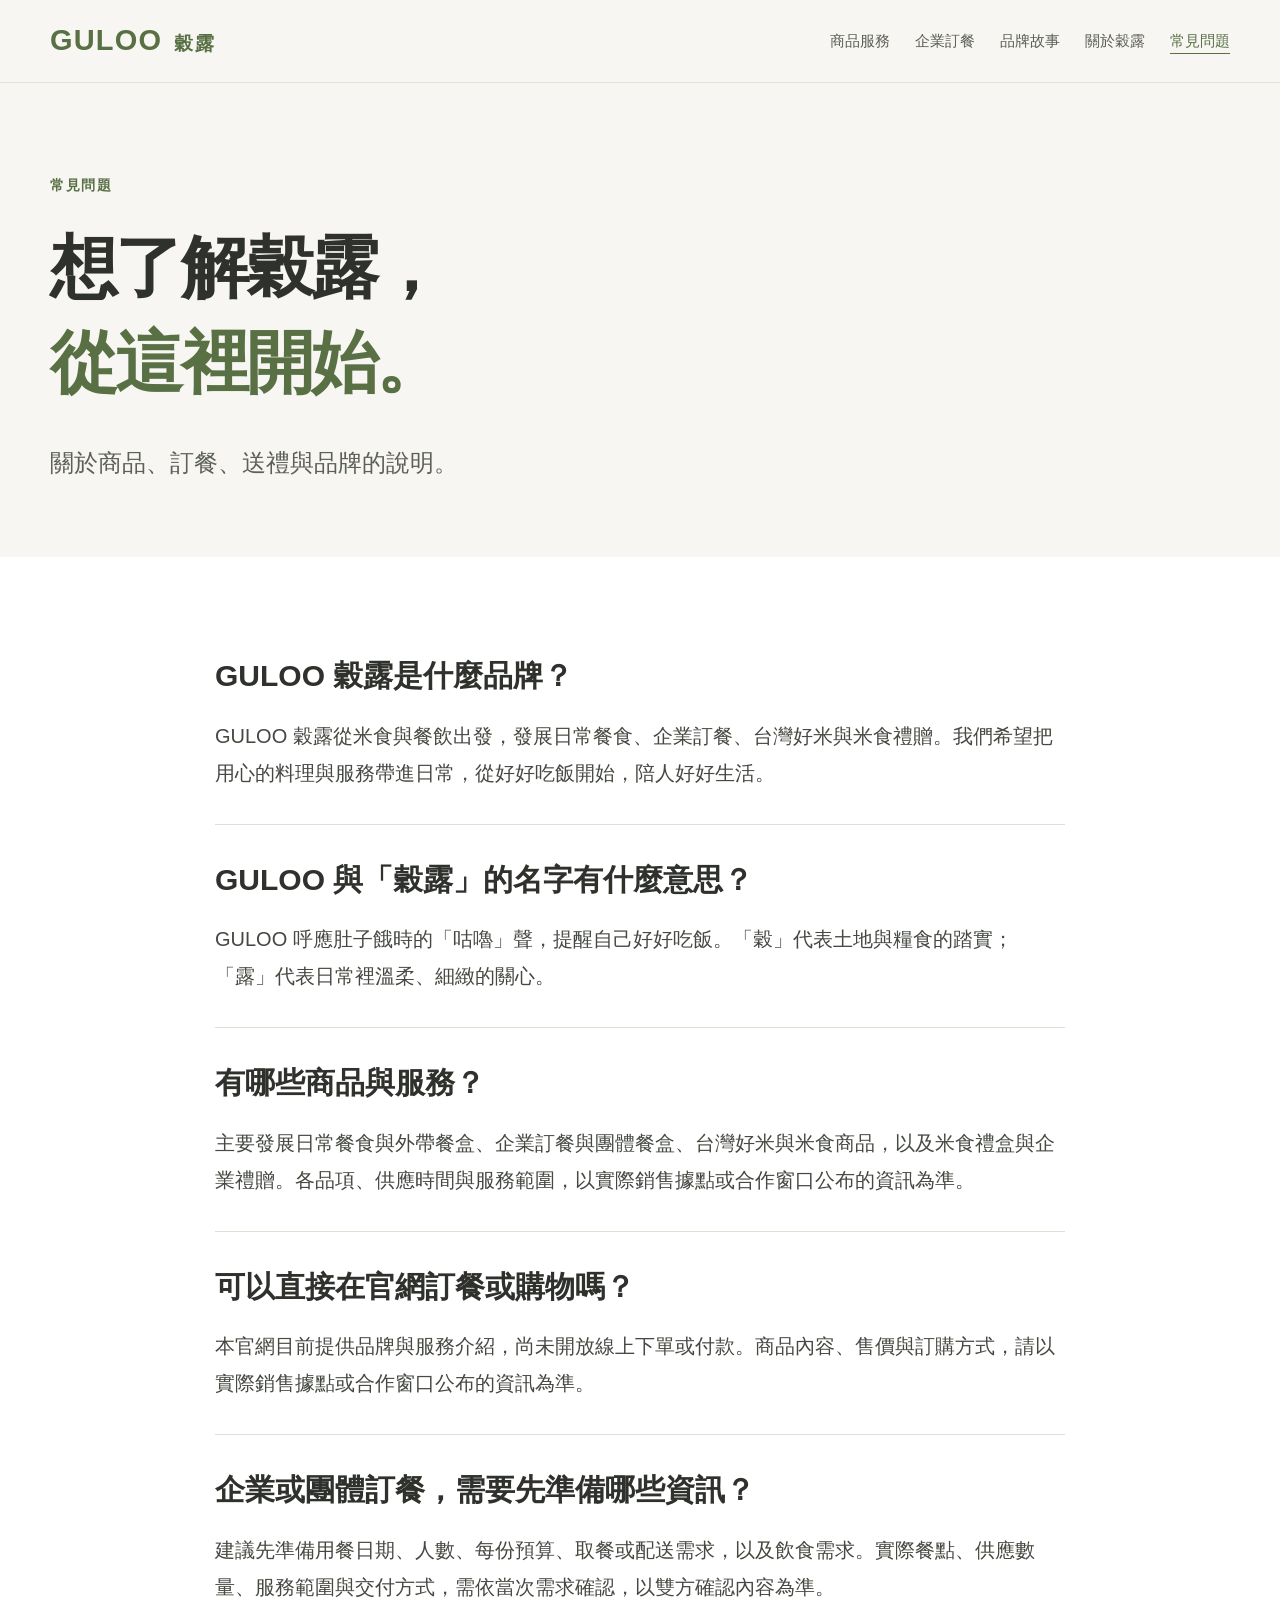
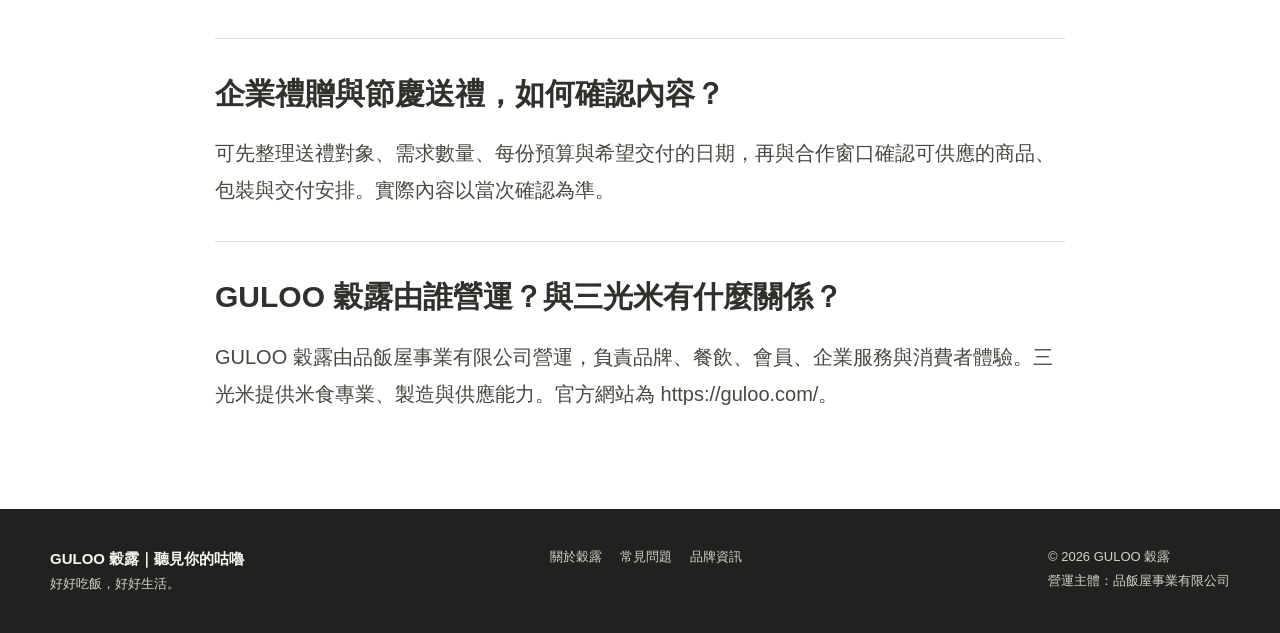
<file: faq.html>
<!doctype html>
<html lang="zh-Hant-TW">
<head>
  <meta charset="utf-8">
  <meta name="viewport" content="width=device-width,initial-scale=1">
  <title>GULOO 穀露常見問題｜商品、企業訂餐與禮贈說明</title>
  <meta name="description" content="了解 GULOO 穀露的商品服務、官網訂購方式、企業團體訂餐與米食禮贈需求，以及品飯屋與三光米的角色。">
  <meta name="robots" content="index,follow">
  <link rel="canonical" href="https://guloo.com/faq.html">
  <link rel="icon" href="assets/favicon.svg?v=20260816-master" type="image/svg+xml">
  <link rel="stylesheet" href="assets/style.css?v=20261030">
  <meta property="og:type" content="website">
  <meta property="og:locale" content="zh_TW">
  <meta property="og:site_name" content="GULOO 穀露">
  <meta property="og:title" content="GULOO 穀露常見問題｜商品、企業訂餐與禮贈說明">
  <meta property="og:description" content="了解 GULOO 穀露的商品服務、官網訂購方式、企業團體訂餐與米食禮贈需求，以及品飯屋與三光米的角色。">
  <meta property="og:url" content="https://guloo.com/faq.html">
  <meta property="og:image" content="https://guloo.com/assets/guloo-logo.svg?v=20260816-master">
  <meta property="og:image:alt" content="GULOO 穀露品牌標誌">
  <script type="application/ld+json">{"@context":"https://schema.org","@graph":[{"@type":"Organization","@id":"https://guloo.com/#organization","name":"GULOO 穀露","alternateName":["GULOO","穀露"],"url":"https://guloo.com/","logo":"https://guloo.com/assets/guloo-logo.svg?v=20260816-master","slogan":"聽見你的咕嚕","description":"GULOO 穀露從一碗好飯出發，發展日常餐食、企業訂餐、台灣好米與米食禮贈。從好好吃飯開始，陪人好好生活。","parentOrganization":{"@type":"Organization","name":"品飯屋事業有限公司"}},{"@type":"WebSite","@id":"https://guloo.com/#website","url":"https://guloo.com/","name":"GULOO 穀露","inLanguage":"zh-Hant-TW","publisher":{"@id":"https://guloo.com/#organization"}},{"@type":"FAQPage","@id":"https://guloo.com/faq.html#webpage","url":"https://guloo.com/faq.html","name":"GULOO 穀露常見問題｜商品、企業訂餐與禮贈說明","description":"了解 GULOO 穀露的商品服務、官網訂購方式、企業團體訂餐與米食禮贈需求，以及品飯屋與三光米的角色。","inLanguage":"zh-Hant-TW","isPartOf":{"@id":"https://guloo.com/#website"},"about":{"@id":"https://guloo.com/#organization"},"mainEntity":[{"@type":"Question","name":"GULOO 穀露是什麼品牌？","acceptedAnswer":{"@type":"Answer","text":"GULOO 穀露從米食與餐飲出發，發展日常餐食、企業訂餐、台灣好米與米食禮贈。我們希望把用心的料理與服務帶進日常，從好好吃飯開始，陪人好好生活。"}},{"@type":"Question","name":"GULOO 與「穀露」的名字有什麼意思？","acceptedAnswer":{"@type":"Answer","text":"GULOO 呼應肚子餓時的「咕嚕」聲，提醒自己好好吃飯。「穀」代表土地與糧食的踏實；「露」代表日常裡溫柔、細緻的關心。"}},{"@type":"Question","name":"有哪些商品與服務？","acceptedAnswer":{"@type":"Answer","text":"主要發展日常餐食與外帶餐盒、企業訂餐與團體餐盒、台灣好米與米食商品，以及米食禮盒與企業禮贈。各品項、供應時間與服務範圍，以實際銷售據點或合作窗口公布的資訊為準。"}},{"@type":"Question","name":"可以直接在官網訂餐或購物嗎？","acceptedAnswer":{"@type":"Answer","text":"本官網目前提供品牌與服務介紹，尚未開放線上下單或付款。商品內容、售價與訂購方式，請以實際銷售據點或合作窗口公布的資訊為準。"}},{"@type":"Question","name":"企業或團體訂餐，需要先準備哪些資訊？","acceptedAnswer":{"@type":"Answer","text":"建議先準備用餐日期、人數、每份預算、取餐或配送需求，以及飲食需求。實際餐點、供應數量、服務範圍與交付方式，需依當次需求確認，以雙方確認內容為準。"}},{"@type":"Question","name":"企業禮贈與節慶送禮，如何確認內容？","acceptedAnswer":{"@type":"Answer","text":"可先整理送禮對象、需求數量、每份預算與希望交付的日期，再與合作窗口確認可供應的商品、包裝與交付安排。實際內容以當次確認為準。"}},{"@type":"Question","name":"GULOO 穀露由誰營運？與三光米有什麼關係？","acceptedAnswer":{"@type":"Answer","text":"GULOO 穀露由品飯屋事業有限公司營運，負責品牌、餐飲、會員、企業服務與消費者體驗。三光米提供米食專業、製造與供應能力。官方網站為 https://guloo.com/。"}}]}]}</script>
</head>
<body>
  <a class="skip-link" href="#main">跳至主要內容</a>
  <header class="site-header">
    <nav class="wrap nav-inner" aria-label="主要導覽">
      <a class="brand-mini" href="index.html" aria-label="GULOO 穀露首頁">GULOO <span>穀露</span></a>
      <div class="nav-links">
        <a href="index.html#journeys">商品服務</a>
        <a href="index.html#business">企業訂餐</a>
        <a href="brand-story.html">品牌故事</a>
        <a href="about.html">關於穀露</a>
        <a href="faq.html" aria-current="page">常見問題</a>
      </div>
    </nav>
  </header>
  <main id="main">
    <section class="page-hero"><div class="wrap"><p class="eyebrow">常見問題</p><h1>想了解穀露，<br><span class="soft">從這裡開始。</span></h1><p class="hero-lead">關於商品、訂餐、送禮與品牌的說明。</p></div></section>
    <section class="story"><div class="wrap reading faq-list">
      <article class="faq-item" id="brand"><h2>GULOO 穀露是什麼品牌？</h2><p>GULOO 穀露從米食與餐飲出發，發展日常餐食、企業訂餐、台灣好米與米食禮贈。我們希望把用心的料理與服務帶進日常，從好好吃飯開始，陪人好好生活。</p></article>
      <article class="faq-item" id="name"><h2>GULOO 與「穀露」的名字有什麼意思？</h2><p>GULOO 呼應肚子餓時的「咕嚕」聲，提醒自己好好吃飯。「穀」代表土地與糧食的踏實；「露」代表日常裡溫柔、細緻的關心。</p></article>
      <article class="faq-item" id="services"><h2>有哪些商品與服務？</h2><p>主要發展日常餐食與外帶餐盒、企業訂餐與團體餐盒、台灣好米與米食商品，以及米食禮盒與企業禮贈。各品項、供應時間與服務範圍，以實際銷售據點或合作窗口公布的資訊為準。</p></article>
      <article class="faq-item" id="ordering"><h2>可以直接在官網訂餐或購物嗎？</h2><p>本官網目前提供品牌與服務介紹，尚未開放線上下單或付款。商品內容、售價與訂購方式，請以實際銷售據點或合作窗口公布的資訊為準。</p></article>
      <article class="faq-item" id="group-orders"><h2>企業或團體訂餐，需要先準備哪些資訊？</h2><p>建議先準備用餐日期、人數、每份預算、取餐或配送需求，以及飲食需求。實際餐點、供應數量、服務範圍與交付方式，需依當次需求確認，以雙方確認內容為準。</p></article>
      <article class="faq-item" id="gifting"><h2>企業禮贈與節慶送禮，如何確認內容？</h2><p>可先整理送禮對象、需求數量、每份預算與希望交付的日期，再與合作窗口確認可供應的商品、包裝與交付安排。實際內容以當次確認為準。</p></article>
      <article class="faq-item" id="operator"><h2>GULOO 穀露由誰營運？與三光米有什麼關係？</h2><p>GULOO 穀露由品飯屋事業有限公司營運，負責品牌、餐飲、會員、企業服務與消費者體驗。三光米提供米食專業、製造與供應能力。官方網站為 https://guloo.com/。</p></article>
    </div></section>
  </main>
  <footer>
    <div class="wrap footer-inner">
      <div><strong>GULOO 穀露｜聽見你的咕嚕</strong><br>好好吃飯，好好生活。</div>
      <div class="footer-links"><a href="about.html">關於穀露</a><a href="faq.html">常見問題</a><a href="digital-identity.html">品牌資訊</a></div>
      <div>© 2026 GULOO 穀露<br>營運主體：品飯屋事業有限公司</div>
    </div>
  </footer>
  <script src="assets/main.js?v=20261030" defer></script>
</body>
</html>
</file>
<file: assets/style.css>
:root {
  --rice: #f7f6f2;
  --green: #587044;
  --sage: #8daa7a;
  --gold: #d6b26b;
  --beige: #e9dfcf;
  --earth: #74634f;
  --ink: #2f312d;
  --muted: #5c6057;
  --max: 1180px;
}
* { box-sizing: border-box; }
html { scroll-behavior: smooth; scroll-padding-top: 110px; }
body { margin: 0; font-family: -apple-system, BlinkMacSystemFont, "Segoe UI", "Noto Sans TC", "PingFang TC", "Microsoft JhengHei", Arial, sans-serif; color: var(--ink); background: var(--rice); line-height: 1.85; text-rendering: optimizeLegibility; }
a { color: inherit; text-decoration: none; }
a:focus-visible { outline: 3px solid var(--green); outline-offset: 5px; border-radius: 3px; }
img { max-width: 100%; height: auto; }
h1, h2, h3, p { overflow-wrap: break-word; }
.wrap { width: min(var(--max), calc(100% - 64px)); margin: 0 auto; }
.skip-link { position: absolute; z-index: 100; top: 8px; left: 16px; transform: translateY(-150%); padding: 10px 18px; color: white; background: var(--ink); }
.skip-link:focus { transform: translateY(0); }
.site-header { position: sticky; top: 0; z-index: 20; background: rgba(247, 246, 242, .96); backdrop-filter: blur(16px); border-bottom: 1px solid rgba(140, 122, 102, .18); }
.nav-inner { min-height: 82px; display: flex; align-items: center; justify-content: space-between; gap: 36px; }
.brand-mini { display: inline-flex; align-items: baseline; gap: 12px; color: var(--green); font-size: 29px; font-weight: 750; letter-spacing: .04em; white-space: nowrap; }
.brand-mini span { font-size: 19px; letter-spacing: .08em; }
.nav-links { display: flex; gap: 25px; color: var(--muted); font-size: 15px; }
.nav-links a { padding: 10px 0; white-space: nowrap; }
.nav-links a:hover, .nav-links a[aria-current="page"] { color: var(--green); text-decoration: underline; text-underline-offset: 7px; }
section { padding: 96px 0; }
.hero { position: relative; overflow: hidden; padding: 82px 0 94px; }
.hero::before { content: ""; position: absolute; width: 540px; height: 540px; border-radius: 50%; background: radial-gradient(circle, rgba(214,178,107,.22), rgba(214,178,107,0) 70%); right: -100px; top: 40px; pointer-events: none; }
.hero-grid { position: relative; display: grid; grid-template-columns: 1.15fr .85fr; gap: 64px; align-items: center; }
.eyebrow { color: var(--green); font-size: 14px; font-weight: 700; letter-spacing: .12em; margin: 0 0 22px; }
h1 { font-size: clamp(54px, 7.6vw, 96px); line-height: 1.2; font-weight: 650; letter-spacing: -.04em; margin: 0 0 30px; }
h1 .soft { color: var(--green); }
.hero-lead { font-size: clamp(19px, 2vw, 24px); color: var(--muted); max-width: 780px; margin: 0 0 32px; }
.hero-quote { display: inline-block; margin: 34px 0 0; padding-bottom: 7px; border-bottom: 3px solid var(--gold); font-size: clamp(24px, 2.6vw, 32px); font-weight: 600; }
.hero-mark { padding: 36px; border-radius: 40px; background: rgba(255,255,255,.65); border: 1px solid rgba(140,122,102,.18); box-shadow: 0 20px 70px rgba(80,78,69,.06); }
.hero-mark img { display: block; width: 100%; }
.hero-mark p { text-align: center; margin: 16px 0 0; font-size: 15px; color: var(--muted); }
.cta-row { display: flex; gap: 12px; flex-wrap: wrap; }
.cta { display: inline-flex; gap: 20px; justify-content: center; align-items: center; min-height: 50px; padding: 12px 22px; border-radius: 999px; font-size: 16px; font-weight: 650; line-height: 1.5; transition: transform .2s ease; }
.cta:hover { transform: translateY(-2px); }
.cta-primary { color: white; background: var(--ink); }
.cta-secondary { background: rgba(255,255,255,.6); border: 1px solid rgba(47,49,45,.3); }
.cta-light { color: var(--ink); background: var(--rice); }
.text-link { display: inline-block; color: var(--green); font-weight: 650; text-decoration: underline; text-decoration-thickness: 1px; text-underline-offset: 5px; }
.text-link:hover { color: var(--ink); }
.section-title { font-size: clamp(34px, 4.5vw, 58px); line-height: 1.35; letter-spacing: -.025em; font-weight: 650; margin: 0 0 28px; }
.section-lead { font-size: clamp(18px, 2vw, 22px); color: var(--muted); max-width: 870px; margin: 0; }
.services { background: #fff; }
.service-grid, .origin-grid { display: grid; grid-template-columns: repeat(2, minmax(0, 1fr)); gap: 24px; margin-top: 44px; }
.service-card { padding: 36px; border: 1px solid #deded3; border-radius: 26px; background: var(--rice); }
.card-number { display: block; color: var(--green); font-size: 13px; font-weight: 650; letter-spacing: .08em; margin-bottom: 20px; }
.service-card h3 { font-size: clamp(23px, 2.4vw, 30px); line-height: 1.4; margin: 0 0 16px; }
.service-card p { color: var(--muted); font-size: 18px; margin: 0; }
.service-card .text-link { margin-top: 20px; }
.service-note { margin-top: 28px; border-left: 3px solid var(--gold); padding: 12px 26px; }
.service-note h3 { margin: 0 0 8px; font-size: 22px; }
.service-note p { color: var(--muted); margin: 0 0 12px; }
.story { background: #fff; }
.story-grid { display: grid; grid-template-columns: .8fr 1.2fr; gap: 80px; }
.story-text p, .reading p { font-size: 20px; margin: 0 0 24px; color: #454941; }
.story-text p.big { font-size: clamp(25px, 2.5vw, 32px); line-height: 1.6; font-weight: 600; color: var(--ink); }
.origin { background: var(--beige); }
.card { border-radius: 26px; padding: 36px; background: rgba(255,255,255,.66); border: 1px solid rgba(140,122,102,.14); }
.card .char { font-size: 68px; line-height: 1; color: var(--green); font-weight: 650; margin: 0 0 28px; }
.card:nth-child(2) .char { color: var(--earth); }
.card h3 { font-size: 26px; margin: 0 0 16px; line-height: 1.5; }
.card p { font-size: 18px; color: var(--muted); margin: 0; }
.promise-grid { display: grid; grid-template-columns: repeat(3, minmax(0, 1fr)); gap: 34px; margin-top: 44px; }
.promise { padding-top: 24px; border-top: 3px solid var(--sage); }
.promise:nth-child(2) { border-color: var(--gold); }
.promise:nth-child(3) { border-color: var(--earth); }
.promise h3 { font-size: 28px; line-height: 1.4; margin: 0 0 18px; }
.promise p { font-size: 18px; color: var(--muted); margin: 0; }
.team { background: #edf0e8; }
.final { text-align: center; background: var(--ink); color: white; padding: 100px 0; }
.final .eyebrow { color: #cedcc3; }
.final h2 { font-size: clamp(36px, 5.6vw, 72px); line-height: 1.4; margin: 0 0 24px; font-weight: 600; }
.final .tagline { font-size: 24px; color: #f3dca7; margin: 0 0 32px; }
.final a:focus-visible, footer a:focus-visible { outline-color: var(--gold); }
.page-hero { padding: 90px 0 72px; }
.page-hero h1 { font-size: clamp(38px, 5.3vw, 68px); line-height: 1.4; }
.page-hero .hero-lead { margin-bottom: 0; }
.reading { max-width: 850px; }
.reading h2 { font-size: clamp(27px, 3.5vw, 38px); line-height: 1.55; margin: 0 0 28px; }
.reading p:last-child { margin-bottom: 0; }
.faq-item { padding: 32px 0; border-bottom: 1px solid #deded3; }
.faq-item:first-child { padding-top: 0; }
.faq-item:last-child { border-bottom: 0; padding-bottom: 0; }
.faq-item h2 { font-size: clamp(24px, 2.8vw, 30px); margin-bottom: 18px; }
.identity-list { margin: 0; }
.identity-list > div { display: grid; grid-template-columns: 180px minmax(0, 1fr); gap: 24px; padding: 24px 0; border-bottom: 1px solid #deded3; }
.identity-list dt { font-size: 16px; color: var(--muted); }
.identity-list dd { margin: 0; font-size: 20px; }
.identity-list a { text-decoration: underline; text-underline-offset: 5px; }
footer { padding: 36px 0; background: #20221f; color: #d1d3cb; font-size: 13px; }
.footer-inner { display: flex; justify-content: space-between; gap: 28px; flex-wrap: wrap; }
.footer-inner strong { color: #f7f6f2; font-weight: 600; font-size: 15px; }
.footer-links { display: flex; flex-wrap: wrap; align-items: flex-start; gap: 18px; }
.footer-links a:hover { text-decoration: underline; text-underline-offset: 5px; }
@media (max-width: 900px) {
  .nav-inner { gap: 8px; padding: 12px 0 6px; align-items: flex-start; flex-direction: column; }
  .nav-links { width: 100%; gap: 20px; overflow-x: auto; padding: 0 2px 5px; scrollbar-width: thin; }
  .nav-links a { padding: 5px 0; }
  html { scroll-padding-top: 145px; }
  .hero-grid { gap: 36px; }
  .story-grid { grid-template-columns: 1fr; gap: 20px; }
  .promise-grid { gap: 22px; }
  .promise h3 { font-size: 25px; }
  .service-card { padding: 28px; }
}
@media (max-width: 680px) {
  .wrap { width: calc(100% - 40px); }
  section { padding: 64px 0; }
  .brand-mini { font-size: 26px; }
  .brand-mini span { font-size: 18px; }
  .hero { padding: 48px 0 64px; }
  .hero-grid, .service-grid, .origin-grid, .promise-grid { grid-template-columns: 1fr; }
  .hero-grid { gap: 42px; }
  h1 { font-size: clamp(54px, 12vw, 76px); }
  .hero-mark { max-width: 420px; padding: 28px; }
  .hero-mark img { max-height: 250px; object-fit: contain; }
  .hero-lead, .story-text p, .reading p { font-size: 18px; }
  .cta-row { flex-direction: column; align-items: stretch; }
  .cta { padding: 13px 20px; }
  .service-grid, .origin-grid, .promise-grid { margin-top: 32px; }
  .card, .service-card { padding: 28px; }
  .service-note { padding: 10px 18px; }
  .promise { padding-top: 20px; }
  .final { padding: 72px 0; }
  .page-hero { padding: 52px 0; }
  .page-hero h1 { font-size: clamp(32px, 7.9vw, 48px); }
  .identity-list > div { grid-template-columns: 1fr; gap: 6px; padding: 20px 0; }
  .identity-list dd { font-size: 18px; }
  .footer-inner { flex-direction: column; gap: 22px; }
}
@media (prefers-reduced-motion: reduce) {
  html { scroll-behavior: auto; }
  *, *::before, *::after { transition: none !important; }
}
</file>
